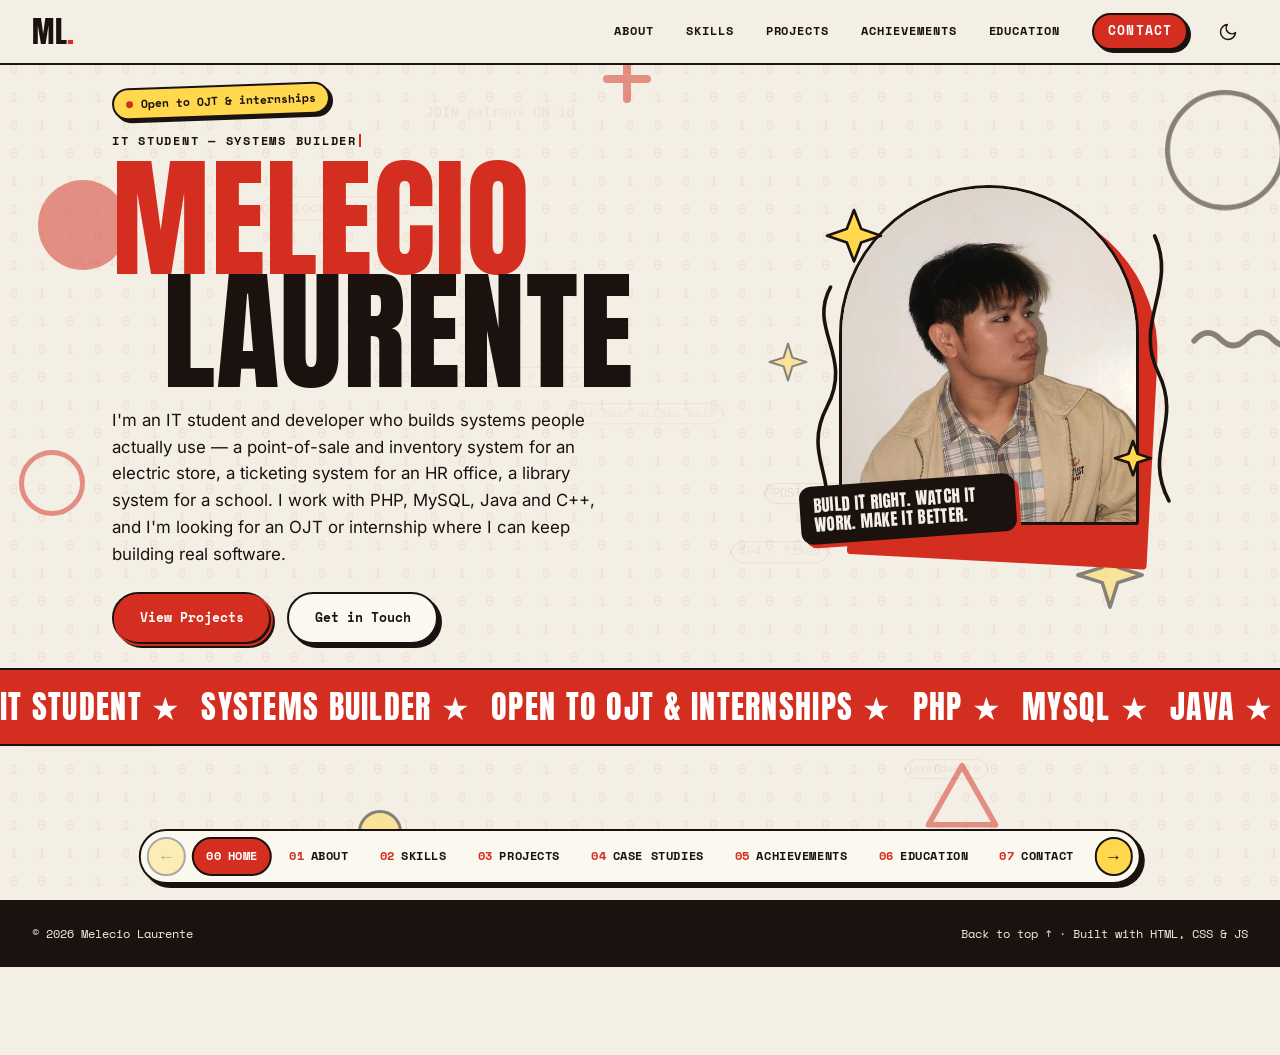
<file: index.html>
<!DOCTYPE html>
<html lang="en">
<head>
<meta charset="UTF-8">
<meta name="viewport" content="width=device-width, initial-scale=1.0">
<title>Melecio Laurente — IT Student & Systems Builder</title>
<meta name="description" content="Melecio Laurente is an IT student building POS, inventory and database systems with PHP and MySQL. Projects and Cisco Networking Academy certifications.">
<link rel="canonical" href="https://24-13012-rgb.github.io/portfolio/">
<meta name="author" content="Melecio Laurente">

<!-- Link preview (Messenger, Facebook, LinkedIn, X) -->
<meta property="og:type" content="website">
<meta property="og:title" content="Melecio Laurente — IT Student & Systems Builder">
<meta property="og:description" content="POS, inventory and database systems for real operations. Projects and Cisco Networking Academy certifications.">
<meta property="og:url" content="https://24-13012-rgb.github.io/portfolio/">
<meta property="og:image" content="https://24-13012-rgb.github.io/portfolio/assets/og-image.png">
<meta property="og:image:width" content="1200">
<meta property="og:image:height" content="630">
<meta property="og:image:alt" content="Melecio Laurente, IT student and systems builder">
<meta name="twitter:card" content="summary_large_image">
<meta name="twitter:title" content="Melecio Laurente — IT Student & Systems Builder">
<meta name="twitter:description" content="POS, inventory and database systems for real operations.">
<meta name="twitter:image" content="https://24-13012-rgb.github.io/portfolio/assets/og-image.png">

<meta name="theme-color" content="#D42E20">
<link rel="icon" type="image/svg+xml" href="assets/favicon.svg">

<!-- Runs before the page paints so there is no light/dark flash -->
<script>
(function () {
  var root = document.documentElement;
  root.classList.add('js', 'deck-pending');
  // Failsafe: never leave the page hidden if the slide script does not load
  setTimeout(function () { root.classList.remove('deck-pending'); }, 3000);
  var theme = null;
  try { theme = localStorage.getItem('theme'); } catch (e) {}
  if (theme !== 'dark' && theme !== 'light') {
    theme = window.matchMedia && window.matchMedia('(prefers-color-scheme: dark)').matches ? 'dark' : 'light';
  }
  root.setAttribute('data-theme', theme);
})();
</script>

<link rel="preload" href="assets/fonts/anton-latin-400-normal.woff2" as="font" type="font/woff2" crossorigin>
<link rel="preload" href="assets/fonts/space-mono-latin-700-normal.woff2" as="font" type="font/woff2" crossorigin>
<link rel="preload" href="assets/fonts/space-mono-latin-400-normal.woff2" as="font" type="font/woff2" crossorigin>
<link rel="preload" href="assets/fonts/inter-latin-400-normal.woff2" as="font" type="font/woff2" crossorigin>

<link rel="stylesheet" href="css/style.css?v=20261114">
<link rel="stylesheet" href="css/additions.css?v=20261114">
<link rel="stylesheet" href="css/theme.css?v=20261114">
<link rel="stylesheet" href="css/deck.css?v=20261114">
<link rel="stylesheet" href="css/motion.css?v=20261114">
<link rel="stylesheet" href="css/features.css?v=20261114">

<script type="application/ld+json">
{
  "@context": "https://schema.org",
  "@type": "Person",
  "name": "Melecio Laurente",
  "jobTitle": "IT Student",
  "url": "https://24-13012-rgb.github.io/portfolio/",
  "sameAs": ["https://github.com/24-13012-rgb"],
  "knowsAbout": ["PHP", "MySQL", "Python", "Java", "C", "C++", "System design", "Database design"]
}
</script>
</head>
<body>
<canvas id="bgFx" class="bg-fx" aria-hidden="true"></canvas>
<canvas id="bgFloat" class="bg-fx" aria-hidden="true"></canvas>
<div class="bg-shapes" aria-hidden="true"><div class="bg-shapes__layer bg-shapes__layer--far"><span class="shape shape--dot shape--1"></span><span class="shape shape--star shape--3"></span><span class="shape shape--plus shape--5"></span><span class="shape shape--dot-y shape--7"></span><span class="shape shape--star shape--9"></span><span class="shape shape--squig shape--10"></span></div><div class="bg-shapes__layer bg-shapes__layer--near"><span class="shape shape--ring shape--2"></span><span class="shape shape--squig shape--4"></span><span class="shape shape--tri shape--6"></span><span class="shape shape--ring-r shape--8"></span></div></div>

<a href="#main" class="skip-link">Skip to content</a>

<!-- NAV -->
<div class="scroll-progress" id="scrollProgress" aria-hidden="true"></div>
<header class="nav" id="top">
  <a href="#top" class="nav__mark" aria-label="Melecio Laurente, back to top">ML<span class="nav__mark-dot">.</span></a>
  <nav class="nav__links" id="navLinks" aria-label="Main">
    <a href="#about">About</a>
    <a href="#skills">Skills</a>
    <a href="#projects">Projects</a>
    <a href="#achievements">Achievements</a>
    <a href="#education">Education</a>
    <a href="#contact" class="nav__cta">Contact</a>
  </nav>
  <div class="nav__actions">
    <button type="button" class="icon-btn theme-toggle" id="themeToggle" aria-label="Switch to dark mode" title="Switch theme">
      <svg class="icon-moon" viewBox="0 0 24 24" fill="none" stroke="currentColor" stroke-width="1.8" stroke-linecap="round" stroke-linejoin="round" aria-hidden="true"><path d="M21 12.8A9 9 0 1 1 11.2 3a7 7 0 0 0 9.8 9.8z"/></svg>
      <svg class="icon-sun" viewBox="0 0 24 24" fill="none" stroke="currentColor" stroke-width="1.8" stroke-linecap="round" stroke-linejoin="round" aria-hidden="true"><circle cx="12" cy="12" r="4"/><path d="M12 2v2M12 20v2M4.9 4.9l1.4 1.4M17.7 17.7l1.4 1.4M2 12h2M20 12h2M4.9 19.1l1.4-1.4M17.7 6.3l1.4-1.4"/></svg>
    </button>
    <button type="button" class="icon-btn nav__toggle" id="navToggle" aria-label="Open menu" aria-expanded="false" aria-controls="navLinks">
      <span></span><span></span><span></span>
    </button>
  </div>
</header>

<main id="main">

  <!-- HERO (slide 1) -->
  <div id="home" class="slide is-active">
  <section class="hero">
    <div class="hero__text reveal">
      <p class="status-pill">Open to OJT &amp; internships</p>
      <p class="eyebrow">IT STUDENT — <span id="typed" data-words="SYSTEMS BUILDER|PHP DEVELOPER|DATABASE DESIGNER|PROBLEM SOLVER">SYSTEMS BUILDER</span><span class="typed-caret" aria-hidden="true"></span></p>
      <h1 class="hero__name"><span>Melecio</span><br><span>Laurente</span></h1>
      <p class="hero__tagline">
        I'm an IT student and developer who builds systems people actually use
        &mdash; a point-of-sale and inventory system for an electric store, a
        ticketing system for an HR office, a library system for a school.
        I work with PHP, MySQL, Java and C++, and I'm looking for an OJT or
        internship where I can keep building real software.
      </p>
      <div class="hero__actions">
        <a href="#projects" class="btn btn--primary">View Projects</a>
        <a href="https://mail.google.com/mail/?view=cm&fs=1&to=24-13012@lcctanauan.edu.ph" target="_blank" rel="noopener" class="btn btn--ghost">Get in Touch</a>
      </div>
    </div>

    <div class="hero__visual reveal">
      <!-- Put your photo at assets/profile.jpg (exact filename). Until then, assets/placeholder.svg is shown. -->
      <img src="assets/profile.jpg" alt="Portrait of Melecio Laurente" class="hero__photo" width="320" height="320"
           onerror="this.onerror=null; this.src='assets/placeholder.svg';">
      <p class="hero__goal">Build it right. Watch it work. Make it better.</p>
    </div>
  </section>


  <!-- Scrolling strip (decorative, repeats words from this page) -->
  <div class="marquee" aria-hidden="true"><div class="marquee__track"><span>IT Student ★</span><span>Systems Builder ★</span><span>Open to OJT &amp; internships ★</span><span>PHP ★</span><span>MySQL ★</span><span>Java ★</span><span>C++ ★</span><span>IT Student ★</span><span>Systems Builder ★</span><span>Open to OJT &amp; internships ★</span><span>PHP ★</span><span>MySQL ★</span><span>Java ★</span><span>C++ ★</span></div></div>
  </div>

  <!-- ABOUT -->
  <section id="about" class="slide section">
    <p class="eyebrow reveal">01 — ABOUT</p>
    <div class="about reveal">
      <h2 class="section__title">Turning everyday operations<br>into working software.</h2>
      <p class="about__body">
        I'm Melecio Laurente, an Information Technology student who learns by
        building. I like systems I can actually watch work &mdash; a sale going
        through, stock counting itself down, a request moving from open to
        resolved. I care about clean interfaces, but I care more about logic
        that doesn't break under real use.
      </p>
      <p class="about__body">
        So far I've built ElectroPOS, a point-of-sale and inventory system for
        an electric store; an HR Ticket System that tracks employment, payroll
        and leave requests; a School Library System covering circulation,
        reservations and reports; and Connect4, a game that runs on both mobile
        and PC. Alongside that, I've earned Cisco Networking Academy badges in
        networking and HTML.
      </p>
      <p class="about__body">
        I'm looking for an on-the-job training or internship placement where I
        can keep building real systems and learn from a team that ships them.
      </p>
          <aside class="facts" aria-label="Quick facts">
        <p class="facts__title">Quick facts</p>
        <dl>
          <div><dt>Based in</dt><dd>Batangas, Philippines</dd></div>
          <div><dt>Studying</dt><dd>BSIT, La Consolacion College Tanauan</dd></div>
          <div><dt>Favourite tools</dt><dd>PHP, MySQL, Java, C++</dd></div>
          <div><dt>Open to</dt><dd>OJT &amp; internships</dd></div>
        </dl>
      </aside>
    </div>

    <div class="how reveal">
      <h3 class="how__title">How I work</h3>
      <ol class="steps">
        <li class="step"><span class="step__num">1</span><strong>Talk to the user</strong><span>Find out what the office or store really needs.</span></li>
        <li class="step"><span class="step__num">2</span><strong>Design the database</strong><span>Plan the tables so records stay accurate.</span></li>
        <li class="step"><span class="step__num">3</span><strong>Build the features</strong><span>Code the screens and logic that people use every day.</span></li>
        <li class="step"><span class="step__num">4</span><strong>Test and report</strong><span>Check it works, then generate the reports people need.</span></li>
      </ol>
    </div>

  </section>

  <!-- SKILLS -->
  <section id="skills" class="slide section">
    <p class="eyebrow reveal">02 — SKILLS</p>
    <h2 class="section__title reveal">Stock on hand.</h2>
    <ul class="skills reveal" aria-label="Skills">
      <li class="skill-tag"><span class="skill-tag__sku">SKU-01</span>System Design<span class="skill-tag__meter" data-level="2" role="img" aria-label="Level: Comfortable"><i></i><i></i><i></i></span></li>
      <li class="skill-tag"><span class="skill-tag__sku">SKU-02</span>Database Design<span class="skill-tag__meter" data-level="3" role="img" aria-label="Level: Strong"><i></i><i></i><i></i></span></li>
      <li class="skill-tag"><span class="skill-tag__sku">SKU-03</span>Problem Solving<span class="skill-tag__meter" data-level="3" role="img" aria-label="Level: Strong"><i></i><i></i><i></i></span></li>
      <li class="skill-tag"><span class="skill-tag__sku">SKU-04</span>PHP<span class="skill-tag__meter" data-level="3" role="img" aria-label="Level: Strong"><i></i><i></i><i></i></span></li>
      <li class="skill-tag"><span class="skill-tag__sku">SKU-05</span>C<span class="skill-tag__meter" data-level="2" role="img" aria-label="Level: Comfortable"><i></i><i></i><i></i></span></li>
      <li class="skill-tag"><span class="skill-tag__sku">SKU-06</span>C++<span class="skill-tag__meter" data-level="2" role="img" aria-label="Level: Comfortable"><i></i><i></i><i></i></span></li>
      <li class="skill-tag"><span class="skill-tag__sku">SKU-07</span>MySQL<span class="skill-tag__meter" data-level="3" role="img" aria-label="Level: Strong"><i></i><i></i><i></i></span></li>
      <li class="skill-tag"><span class="skill-tag__sku">SKU-08</span>Python<span class="skill-tag__meter" data-level="1" role="img" aria-label="Level: Learning"><i></i><i></i><i></i></span></li>
      <li class="skill-tag"><span class="skill-tag__sku">SKU-09</span>Java<span class="skill-tag__meter" data-level="2" role="img" aria-label="Level: Comfortable"><i></i><i></i><i></i></span></li>
      <li class="skill-tag"><span class="skill-tag__sku">SKU-10</span>HTML<span class="skill-tag__meter" data-level="3" role="img" aria-label="Level: Strong"><i></i><i></i><i></i></span></li>
    </ul>
    <p class="skills__legend reveal">Bars show my level: <span><i class="lv lv1"></i> learning</span> <span><i class="lv lv2"></i> comfortable</span> <span><i class="lv lv3"></i> strong</span></p>
  </section>

  <!-- PROJECTS
       To add a project: copy one whole <article class="project reveal"> ... </article>
       block below, paste it under the last one, and change the text. -->
  <section id="projects" class="slide section">
    <p class="eyebrow reveal">03 — PROJECTS</p>
    <h2 class="section__title reveal">Projects I've made.</h2>

    <div class="filters reveal" role="group" aria-label="Filter projects">
      <button type="button" class="chip is-active" data-filter="all" aria-pressed="true">All</button>
      <button type="button" class="chip" data-filter="system" aria-pressed="false">Business systems</button>
      <button type="button" class="chip" data-filter="game" aria-pressed="false">Games</button>
    </div>
    <div class="projects">
      <article class="project reveal" data-type="system">
        <div class="project__head">
          <h3>ElectroPOS</h3>
          <span class="tag">FEATURED</span>
        </div>
        <p class="project__sub">POS and Inventory System for an Electric Store</p>
        <div class="project__preview">
          <button type="button" class="show-project" data-open-group="electropos" aria-label="Show the project: ElectroPOS (7 slides)">
            <img src="assets/projects/thumbs/electropos-02-dashboard.webp" alt="" width="720" height="450" loading="lazy" decoding="async">
            <span class="show-project__label"><span class="show-project__play" aria-hidden="true">&#9654;</span> Show the project <small>7 slides</small></span>
          </button>
        </div>
        <div class="project__slides" hidden>
          <span data-group="electropos" data-src="assets/projects/electropos-01-login.jpg" data-title="ElectroPOS: Secure staff login" data-alt="ElectroPOS screenshot: Secure staff login" data-desc="Staff log in with a username and password, with a forgot-password option."></span>
          <span data-group="electropos" data-src="assets/projects/electropos-02-dashboard.jpg" data-title="ElectroPOS: Dashboard: sales today, weekly and monthly totals, best sellers" data-alt="ElectroPOS screenshot: Dashboard: sales today, weekly and monthly totals, best sellers" data-desc="Today&#x27;s orders and sales, weekly and monthly sales, low-stock count, best sellers and average order value, with daily, weekly and monthly views."></span>
          <span data-group="electropos" data-src="assets/projects/electropos-03-pos.jpg" data-title="ElectroPOS: Point of Sale: build an order with discount and tax" data-alt="ElectroPOS screenshot: Point of Sale: build an order with discount and tax" data-desc="Staff search or sort products, add them to the current order, apply a percent or peso discount, and charge the total with 10% tax. Low-stock items are flagged."></span>
          <span data-group="electropos" data-src="assets/projects/electropos-04-inventory.jpg" data-title="ElectroPOS: Inventory: stock levels with critical and low-stock alerts" data-alt="ElectroPOS screenshot: Inventory: stock levels with critical and low-stock alerts" data-desc="Manage products and stock, with critical and low stock highlighted. Staff can add or remove stock, edit or delete a product, and search or sort."></span>
          <span data-group="electropos" data-src="assets/projects/electropos-05-admin.jpg" data-title="ElectroPOS: Admin panel: staff approvals and accounts" data-alt="ElectroPOS screenshot: Admin panel: staff approvals and accounts" data-desc="Admins approve new accounts, manage staff roles, and change store settings and passwords."></span>
          <span data-group="electropos" data-src="assets/projects/electropos-06-history.jpg" data-title="ElectroPOS: Activity history: full audit log of system events" data-alt="ElectroPOS screenshot: Activity history: full audit log of system events" data-desc="A full audit log of orders, product changes, user changes and logins, filterable by user, date and category. It can be exported to CSV."></span>
          <span data-group="electropos" data-src="assets/projects/electropos-07-report.jpg" data-title="ElectroPOS: History report: daily, weekly or monthly PDF" data-alt="ElectroPOS screenshot: History report: daily, weekly or monthly PDF" data-desc="Generates a PDF audit report for a day, week or month, with an executive summary, order activity, product changes, login events and the full activity log."></span>
        </div>
        <div class="did">
          <p class="did__label">WHAT I DID</p>
          <dl>
            <div><dt>Problem</dt><dd>An electric store needed one place to record sales and keep track of stock.</dd></div>
            <div><dt>What I built</dt><dd>A point-of-sale with discounts and 10% tax, an inventory page with low-stock alerts, an admin panel, and an audit log with PDF reports.</dd></div>
            <div><dt>Result</dt><dd>Stock counts stay accurate and there is less manual record-keeping.</dd></div>
          </dl>
        </div>
        <ul class="project__list">
          <li>Developed a point-of-sale and inventory system for an electric store to handle sales transactions and stock monitoring.</li>
          <li>Built inventory tracking features to keep product quantities accurate and reduce manual record-keeping.</li>
        </ul>
        <p class="project__case"><a class="link" href="#casestudy" data-case="electropos">Read the case study &rarr;</a></p>
        <div class="project__meta">
          <div class="project__meta-row"><span>ROLE</span><i></i><span>Developer</span></div>
        </div>
      </article>
      <article class="project reveal" data-type="system">
        <div class="project__head">
          <h3>HR Ticket System</h3>
        </div>
        <p class="project__sub">Employment records, payroll, leave and staff requests</p>
        <div class="project__preview">
          <button type="button" class="show-project" data-open-group="hr" aria-label="Show the project: HR Ticket System (15 slides)">
            <img src="assets/projects/thumbs/hr-01-login.webp" alt="" width="720" height="430" loading="lazy" decoding="async">
            <span class="show-project__label"><span class="show-project__play" aria-hidden="true">&#9654;</span> Show the project <small>15 slides</small></span>
          </button>
        </div>
        <div class="project__slides" hidden>
          <span data-group="hr" data-src="assets/projects/hr-01-login.jpg" data-title="HR Ticket System: Sign in with your school email" data-alt="HR Ticket System screenshot: Sign in with your school email" data-desc="Staff and teachers sign in with their school email and are taken to the right place automatically."></span>
          <span data-group="hr" data-src="assets/projects/hr-02-teacher-home.jpg" data-title="HR Ticket System: Teacher home: leave balances and my tickets" data-alt="HR Ticket System screenshot: Teacher home: leave balances and my tickets" data-desc="A teacher&#x27;s home screen shows leave days left for each leave type and a list of their tickets with priority, status and due date."></span>
          <span data-group="hr" data-src="assets/projects/hr-03-new-ticket.jpg" data-title="HR Ticket System: New ticket: categories and leave request form" data-alt="HR Ticket System screenshot: New ticket: categories and leave request form" data-desc="Requesters pick a category such as leave, payroll or benefits. The leave form counts the days asked for and warns when it is more than their balance, which then needs HR Head approval."></span>
          <span data-group="hr" data-src="assets/projects/hr-04-teacher-ticket.jpg" data-title="HR Ticket System: Ticket conversation as the requester" data-alt="HR Ticket System screenshot: Ticket conversation as the requester" data-desc="Each ticket is a conversation between the requester and HR. The requester can reply, see the due date and cancel the ticket."></span>
          <span data-group="hr" data-src="assets/projects/hr-05-notifications.jpg" data-title="HR Ticket System: Notifications on ticket updates" data-alt="HR Ticket System screenshot: Notifications on ticket updates" data-desc="Requesters are notified when HR replies, when a ticket changes status, and when their leave balance is adjusted."></span>
          <span data-group="hr" data-src="assets/projects/hr-06-help-center.jpg" data-title="HR Ticket System: Help center with common questions" data-alt="HR Ticket System screenshot: Help center with common questions" data-desc="A searchable help center answers common questions about leave, payroll, employment records and complaints."></span>
          <span data-group="hr" data-src="assets/projects/hr-07-overview.jpg" data-title="HR Ticket System: HR ticket overview with status filters" data-alt="HR Ticket System screenshot: HR ticket overview with status filters" data-desc="HR sees every ticket in one place, with counts by status, filter tabs, search, priority, assignee and due date."></span>
          <span data-group="hr" data-src="assets/projects/hr-08-overview-dark.jpg" data-title="HR Ticket System: Ticket overview in dark mode" data-alt="HR Ticket System screenshot: Ticket overview in dark mode" data-desc="The same overview in dark mode. Users can switch between Light, Dark and Auto."></span>
          <span data-group="hr" data-src="assets/projects/hr-09-overdue.jpg" data-title="HR Ticket System: Overdue tickets view" data-alt="HR Ticket System screenshot: Overdue tickets view" data-desc="A view of overdue tickets, with late due dates in red so HR knows what to handle first."></span>
          <span data-group="hr" data-src="assets/projects/hr-10-ticket-internal.jpg" data-title="HR Ticket System: HR ticket with internal notes and status actions" data-alt="HR Ticket System screenshot: HR ticket with internal notes and status actions" data-desc="HR can reply to the requester or add an internal note hidden from them, assign the ticket, change its status, or escalate it to the HR Head."></span>
          <span data-group="hr" data-src="assets/projects/hr-11-ticket-leave.jpg" data-title="HR Ticket System: Leave ticket flagged for HR Head approval" data-alt="HR Ticket System screenshot: Leave ticket flagged for HR Head approval" data-desc="A leave request over the person&#x27;s balance is flagged and needs HR Head approval, who can then approve or reject it."></span>
          <span data-group="hr" data-src="assets/projects/hr-12-leave-balances.jpg" data-title="HR Ticket System: Leave balances and adjustment history" data-alt="HR Ticket System screenshot: Leave balances and adjustment history" data-desc="Shows leave days left for each person and lets HR adjust a balance with a reason. Every adjustment is kept in a history."></span>
          <span data-group="hr" data-src="assets/projects/hr-13-reports.jpg" data-title="HR Ticket System: Reports: volumes, categories and response times" data-alt="HR Ticket System screenshot: Reports: volumes, categories and response times" data-desc="Tickets received, solved and overdue, average first reply and time to finish, on-time rate, a chart per day, and breakdowns by category, priority and status. Exports to CSV."></span>
          <span data-group="hr" data-src="assets/projects/hr-14-team.jpg" data-title="HR Ticket System: Team and users management" data-alt="HR Ticket System screenshot: Team and users management" data-desc="Admins add and deactivate staff and teachers, and set each person&#x27;s role and department."></span>
          <span data-group="hr" data-src="assets/projects/hr-15-audit-log.jpg" data-title="HR Ticket System: Audit log of sign-ins and changes" data-alt="HR Ticket System screenshot: Audit log of sign-ins and changes" data-desc="A record of sign-ins, ticket changes, assignments, leave balance changes and account changes, filterable by action, date and search."></span>
        </div>
        <div class="did">
          <p class="did__label">WHAT I DID</p>
          <dl>
            <div><dt>Problem</dt><dd>HR requests on leave, payroll concerns, benefits and records needed one place to be sent and followed up.</dd></div>
            <div><dt>What I built</dt><dd>A ticket system to submit, assign and resolve requests, with leave balances, reports and an audit log.</dd></div>
            <div><dt>Result</dt><dd>HR can submit, track and resolve concerns in one place.</dd></div>
          </dl>
        </div>
        <ul class="project__list">
          <li>Built a system for the HR office to manage employment records, payroll concerns, leave applications, benefits, and faculty and staff requests.</li>
          <li>Organized requests as tickets so HR can submit, track, and resolve concerns in one place.</li>
        </ul>
        <p class="project__case"><a class="link" href="#casestudy" data-case="hr">Read the case study &rarr;</a></p>
        <div class="project__meta">
          <div class="project__meta-row"><span>ROLE</span><i></i><span>Developer</span></div>
        </div>
      </article>
      <article class="project reveal" data-type="system">
        <div class="project__head">
          <h3>School Library System</h3>
        </div>
        <p class="project__sub">Circulation, patrons, reservations and reports</p>
                <div class="project__preview">
          <button type="button" class="show-project" data-open-group="library" aria-label="Show the project: School Library System (12 slides)">
            <img src="assets/projects/thumbs/library-01-dashboard.webp" alt="" width="480" height="236" loading="lazy" decoding="async">
            <span class="show-project__label"><span class="show-project__play" aria-hidden="true">&#9654;</span> Show the project <small>12 slides</small></span>
          </button>
        </div>
        <div class="project__slides" hidden>
          <span data-group="library" data-src="assets/projects/library-01-dashboard.jpg" data-title="School Library System: Dashboard with modules and live stats" data-alt="School Library System screenshot: Dashboard with modules and live stats" data-desc="The home screen shows active loans, visitors today, reserved books and the 17,830 titles in the catalog, with quick links to every module."></span>
          <span data-group="library" data-src="assets/projects/library-02-attendance-log.jpg" data-title="School Library System: Check in/out and live activity log" data-alt="School Library System screenshot: Check in/out and live activity log" data-desc="Staff check patrons in and out by ID number or guest name, and a live activity log records borrowing and attendance as they happen."></span>
          <span data-group="library" data-src="assets/projects/library-03-catalog.jpg" data-title="School Library System: Catalog search with item status" data-alt="School Library System screenshot: Catalog search with item status" data-desc="Search 17,830 items by title, author, call number or ISBN, and filter by location, status and type. Borrow or return an item from the list, or export to CSV."></span>
          <span data-group="library" data-src="assets/projects/library-04-circulation.jpg" data-title="School Library System: Circulation desk: check out, return, renew" data-alt="School Library System screenshot: Circulation desk: check out, return, renew" data-desc="The circulation desk handles check out, return and renew by scanning a patron ID and an accession number. The latest activity is listed below."></span>
          <span data-group="library" data-src="assets/projects/library-05-attendance.jpg" data-title="School Library System: Attendance: daily visitor log" data-alt="School Library System screenshot: Attendance: daily visitor log" data-desc="A daily visitor log with visits today, people inside now, different patrons and visits in the last 7 days. It can be exported to CSV."></span>
          <span data-group="library" data-src="assets/projects/library-06-acquisition.jpg" data-title="School Library System: Acquisition: orders and purchases" data-alt="School Library System screenshot: Acquisition: orders and purchases" data-desc="Tracks orders and purchases of new materials: 9,536 records with department, dealer, quantity, price, status and total value."></span>
          <span data-group="library" data-src="assets/projects/library-07-inventory.jpg" data-title="School Library System: Inventory: shelf audit by location" data-alt="School Library System screenshot: Inventory: shelf audit by location" data-desc="A shelf audit by location. It shows how many items should be on each shelf, how many were verified by scanning, and how many are marked lost."></span>
          <span data-group="library" data-src="assets/projects/library-08-files.jpg" data-title="School Library System: Files: upload and search documents" data-alt="School Library System screenshot: Files: upload and search documents" data-desc="Upload and search digital publications, records and archival documents such as PDF, Word, Excel, PowerPoint, text, CSV and images."></span>
          <span data-group="library" data-src="assets/projects/library-09-reports.jpg" data-title="School Library System: Reports: circulation summaries" data-alt="School Library System screenshot: Reports: circulation summaries" data-desc="Reports for any date range show checkouts, returns, fines and payments, plus checkouts by patron type and Dewey subject class. They can be printed or exported."></span>
          <span data-group="library" data-src="assets/projects/library-10-serials.jpg" data-title="School Library System: Serials: periodicals and subscriptions" data-alt="School Library System screenshot: Serials: periodicals and subscriptions" data-desc="Manages periodicals and subscriptions with vendor, frequency and issues received, and warns when a subscription is ending."></span>
          <span data-group="library" data-src="assets/projects/library-11-reservation.jpg" data-title="School Library System: Reservation: reserve books" data-alt="School Library System screenshot: Reservation: reserve books" data-desc="Reserve a book with a patron ID and an accession number. Available items go to the reserve shelf, and items on loan join a queue."></span>
          <span data-group="library" data-src="assets/projects/library-12-utilities.jpg" data-title="School Library System: Utilities: library rules and settings" data-alt="School Library System screenshot: Utilities: library rules and settings" data-desc="Library settings: reserve shelf days, renewals allowed, closed days, blocking borrowing while items are overdue, and borrowing rules for each patron type."></span>
        </div>
        <div class="did">
          <p class="did__label">WHAT I DID</p>
          <dl>
            <div><dt>Problem</dt><dd>A school library needed to manage borrowing, patrons, rooms and equipment.</dd></div>
            <div><dt>What I built</dt><dd>Circulation (borrow, return, renew), patron records and overdue lists, plus attendance, acquisition, inventory, serials and reservation modules.</dd></div>
            <div><dt>Result</dt><dd>Staff run the library from one system and print reports or save them to Excel.</dd></div>
          </dl>
        </div>
        <ul class="project__list">
          <li>Developed a library management system covering circulation (borrow, return, renew), patron records, and overdue lists.</li>
          <li>Added attendance, acquisition, inventory, file storage, serials, and reservation modules for books, rooms, and equipment.</li>
          <li>Built reports that can be printed or saved to Excel, plus utilities for settings, staff accounts, and an activity log.</li>
        </ul>
        <p class="project__case"><a class="link" href="#casestudy" data-case="library">Read the case study &rarr;</a></p>
        <div class="project__meta">
          <div class="project__meta-row"><span>ROLE</span><i></i><span>Developer</span></div>
        </div>
      </article>
      <article class="project reveal" data-type="game">
        <div class="project__head">
          <h3>Connect4</h3>
        </div>
        <p class="project__sub">Cross-platform game app</p>
                <div class="project__preview">
          <button type="button" class="show-project" data-open-group="connect4" aria-label="Show the project: Connect4 (3 slides)">
            <img src="assets/projects/thumbs/connect4-1-start.webp" alt="" width="640" height="316" loading="lazy" decoding="async">
            <span class="show-project__label"><span class="show-project__play" aria-hidden="true">&#9654;</span> Show the project <small>3 slides</small></span>
          </button>
        </div>
        <div class="project__slides" hidden>
          <span data-group="connect4" data-src="assets/projects/connect4-1-start.jpg" data-title="Connect4: Start screen: enter your name and pick a color" data-alt="Connect4 screenshot: Start screen: enter your name and pick a color" data-desc="Players enter their name and pick one of ten colors, then create a game."></span>
          <span data-group="connect4" data-src="assets/projects/connect4-2-share.jpg" data-title="Connect4: Share the join link or scan the QR code" data-alt="Connect4 screenshot: Share the join link or scan the QR code" data-desc="A friend joins by scanning the QR code or opening the link, which can be copied in one click."></span>
          <span data-group="connect4" data-src="assets/projects/connect4-3-board.jpg" data-title="Connect4: Game board with scores and controls" data-alt="Connect4 screenshot: Game board with scores and controls" data-desc="The game board with each player&#x27;s score, plus New Round, Reset Scores, New Players and View Records. Click a column or press the key above it (Q W E R T Y U) to drop a disc."></span>
        </div>
        <div class="did">
          <p class="did__label">WHAT I DID</p>
          <dl>
            <div><dt>Problem</dt><dd>I wanted a quick game two friends could play on any device.</dd></div>
            <div><dt>What I built</dt><dd>A Connect4 game with scores, rounds, player names and records, playable by click or keyboard on mobile and PC.</dd></div>
            <div><dt>Result</dt><dd>A working game that plays the same on a phone or a computer.</dd></div>
          </dl>
        </div>
        <ul class="project__list">
          <li>Created a Connect4 game app playable on both mobile and PC, allowing players to compete against a friend.</li>
          <li>Designed game logic and a simple, responsive interface that works across devices.</li>
        </ul>
        <p class="project__case"><a class="link" href="#casestudy" data-case="connect4">Read the case study &rarr;</a></p>
        <div class="project__meta">
          <div class="project__meta-row"><span>ROLE</span><i></i><span>Developer</span></div>
        </div>
      </article>
    </div>
  </section>

  <!-- ACHIEVEMENTS
       Cards use small WebP thumbnails; the full-size PNG loads only when a badge is opened. -->
  <!-- CASE STUDIES: one panel per project; the chips switch between them -->
  <section id="casestudy" class="slide section">
    <p class="eyebrow reveal">04 — CASE STUDIES</p>
    <h2 class="section__title reveal">Start to finish.</h2>
    <div class="case__tabs reveal" role="tablist" aria-label="Choose a project">
      <button type="button" class="chip is-active" role="tab" id="tab-electropos" aria-controls="case-electropos" aria-selected="true" tabindex="0" data-case-tab="electropos">ElectroPOS</button><button type="button" class="chip" role="tab" id="tab-hr" aria-controls="case-hr" aria-selected="false" tabindex="-1" data-case-tab="hr">HR Ticket System</button><button type="button" class="chip" role="tab" id="tab-library" aria-controls="case-library" aria-selected="false" tabindex="-1" data-case-tab="library">School Library System</button><button type="button" class="chip" role="tab" id="tab-connect4" aria-controls="case-connect4" aria-selected="false" tabindex="-1" data-case-tab="connect4">Connect4</button>
    </div>
    <div class="case-panel" id="case-electropos" role="tabpanel" aria-labelledby="tab-electropos">
      <div class="case__grid">
        <article class="case__card">
          <p class="case__label">THE PROBLEM</p>
          <p>An electric store needed one system to record every sale and keep track of stock, instead of manual record-keeping.</p>
        </article>
        <article class="case__card case__card--built">
          <p class="case__label">WHAT I BUILT</p>
          <ul>
          <li>A point of sale: search products, apply a percent or peso discount, charge with 10% tax.</li>
          <li>Inventory with critical and low-stock alerts.</li>
          <li>A dashboard with daily, weekly and monthly sales and best sellers.</li>
          <li>An admin panel, an audit log and PDF reports.</li>
          </ul>
        </article>
        <article class="case__card case__card--result">
          <p class="case__label">THE RESULT</p>
          <p>Stock counts stay accurate, manual record-keeping is reduced, and sales and stock can be seen at a glance.</p>
        </article>
      </div>
      <p class="case__role">My part: I handled the whole process &mdash; understanding what the store needed, designing the database, building the features and generating the reports.</p>
      <div class="case__shots">
        <button type="button" class="case__shot" data-open-group="electropos" data-open-index="2" aria-label="Open slide: Point of Sale">
          <img src="assets/projects/thumbs/electropos-03-pos.webp" alt="" width="720" height="450" loading="lazy" decoding="async">
          <span>Point of Sale</span>
        </button>
        <button type="button" class="case__shot" data-open-group="electropos" data-open-index="3" aria-label="Open slide: Inventory">
          <img src="assets/projects/thumbs/electropos-04-inventory.webp" alt="" width="720" height="450" loading="lazy" decoding="async">
          <span>Inventory</span>
        </button>
        <button type="button" class="case__shot" data-open-group="electropos" data-open-index="1" aria-label="Open slide: Dashboard">
          <img src="assets/projects/thumbs/electropos-02-dashboard.webp" alt="" width="720" height="450" loading="lazy" decoding="async">
          <span>Dashboard</span>
        </button>
        <button type="button" class="case__shot case__shot--all" data-open-group="electropos" aria-label="Show all 7 slides">
          <strong>&#9654; Show the project</strong>
          <span>All 7 slides</span>
        </button>
      </div>
    </div>
    <div class="case-panel" id="case-hr" role="tabpanel" aria-labelledby="tab-hr" hidden>
      <div class="case__grid">
        <article class="case__card">
          <p class="case__label">THE PROBLEM</p>
          <p>Staff and teachers needed one place to send HR their leave, payroll, benefits and employment-record requests, and HR needed one place to follow them up.</p>
        </article>
        <article class="case__card case__card--built">
          <p class="case__label">WHAT I BUILT</p>
          <ul>
          <li>Requesters pick a category and send a ticket. The leave form counts the days and warns when it is over their balance, which then needs HR Head approval.</li>
          <li>Each ticket is a conversation with a due date, priority, status and notifications.</li>
          <li>An HR overview with status filters, internal notes, assignment and an overdue view.</li>
          <li>Leave balances with adjustment history, reports with CSV export, team management and an audit log.</li>
          </ul>
        </article>
        <article class="case__card case__card--result">
          <p class="case__label">THE RESULT</p>
          <p>HR can submit, track and resolve concerns in one place, and late tickets show in red so the most urgent are handled first.</p>
        </article>
      </div>
      <p class="case__role">My part: I was the developer. I built the ticket and leave flow, the reports and the audit log.</p>
      <div class="case__shots">
        <button type="button" class="case__shot" data-open-group="hr" data-open-index="2" aria-label="Open slide: New ticket">
          <img src="assets/projects/thumbs/hr-03-new-ticket.webp" alt="" width="720" height="450" loading="lazy" decoding="async">
          <span>New ticket</span>
        </button>
        <button type="button" class="case__shot" data-open-group="hr" data-open-index="6" aria-label="Open slide: HR overview">
          <img src="assets/projects/thumbs/hr-07-overview.webp" alt="" width="720" height="450" loading="lazy" decoding="async">
          <span>HR overview</span>
        </button>
        <button type="button" class="case__shot" data-open-group="hr" data-open-index="12" aria-label="Open slide: Reports">
          <img src="assets/projects/thumbs/hr-13-reports.webp" alt="" width="720" height="450" loading="lazy" decoding="async">
          <span>Reports</span>
        </button>
        <button type="button" class="case__shot case__shot--all" data-open-group="hr" aria-label="Show all 15 slides">
          <strong>&#9654; Show the project</strong>
          <span>All 15 slides</span>
        </button>
      </div>
    </div>
    <div class="case-panel" id="case-library" role="tabpanel" aria-labelledby="tab-library" hidden>
      <div class="case__grid">
        <article class="case__card">
          <p class="case__label">THE PROBLEM</p>
          <p>A school library needed to run borrowing, visitor attendance, new orders and shelf checks in one system, for a catalog of thousands of titles.</p>
        </article>
        <article class="case__card case__card--built">
          <p class="case__label">WHAT I BUILT</p>
          <ul>
          <li>A circulation desk to check out, return and renew by scanning a patron ID and an accession number.</li>
          <li>Catalog search by title, author, call number or ISBN, with filters and CSV export.</li>
          <li>Modules for attendance, acquisition, inventory, files, serials and reservations.</li>
          <li>Printable reports and settings for borrowing rules by patron type.</li>
          </ul>
        </article>
        <article class="case__card case__card--result">
          <p class="case__label">THE RESULT</p>
          <p>Staff run circulation, visits, orders and shelf audits from one system, and print reports or export them.</p>
        </article>
      </div>
      <p class="case__role">My part: I was the developer. I built the circulation desk, the modules and the reports.</p>
      <div class="case__shots">
        <button type="button" class="case__shot" data-open-group="library" data-open-index="3" aria-label="Open slide: Circulation">
          <img src="assets/projects/thumbs/library-04-circulation.webp" alt="" width="720" height="450" loading="lazy" decoding="async">
          <span>Circulation</span>
        </button>
        <button type="button" class="case__shot" data-open-group="library" data-open-index="2" aria-label="Open slide: Catalog">
          <img src="assets/projects/thumbs/library-03-catalog.webp" alt="" width="720" height="450" loading="lazy" decoding="async">
          <span>Catalog</span>
        </button>
        <button type="button" class="case__shot" data-open-group="library" data-open-index="8" aria-label="Open slide: Reports">
          <img src="assets/projects/thumbs/library-09-reports.webp" alt="" width="720" height="450" loading="lazy" decoding="async">
          <span>Reports</span>
        </button>
        <button type="button" class="case__shot case__shot--all" data-open-group="library" aria-label="Show all 12 slides">
          <strong>&#9654; Show the project</strong>
          <span>All 12 slides</span>
        </button>
      </div>
    </div>
    <div class="case-panel" id="case-connect4" role="tabpanel" aria-labelledby="tab-connect4" hidden>
      <div class="case__grid">
        <article class="case__card">
          <p class="case__label">THE PROBLEM</p>
          <p>I wanted a quick game two friends could play together on a phone or a computer.</p>
        </article>
        <article class="case__card case__card--built">
          <p class="case__label">WHAT I BUILT</p>
          <ul>
          <li>A start screen to enter your name and pick one of ten colors.</li>
          <li>A share link and QR code so a friend can join.</li>
          <li>A game board with scores, new rounds, reset scores and records.</li>
          <li>Play by clicking a column or pressing the key above it.</li>
          </ul>
        </article>
        <article class="case__card case__card--result">
          <p class="case__label">THE RESULT</p>
          <p>A working two-player game that plays the same on mobile and PC.</p>
        </article>
      </div>
      <p class="case__role">My part: I designed the game logic and a simple, responsive interface.</p>
      <div class="case__shots">
        <button type="button" class="case__shot" data-open-group="connect4" data-open-index="0" aria-label="Open slide: Start screen">
          <img src="assets/projects/thumbs/connect4-1-start.webp" alt="" width="720" height="450" loading="lazy" decoding="async">
          <span>Start screen</span>
        </button>
        <button type="button" class="case__shot" data-open-group="connect4" data-open-index="1" aria-label="Open slide: Share link">
          <img src="assets/projects/thumbs/connect4-2-share.webp" alt="" width="720" height="450" loading="lazy" decoding="async">
          <span>Share link</span>
        </button>
        <button type="button" class="case__shot" data-open-group="connect4" data-open-index="2" aria-label="Open slide: Game board">
          <img src="assets/projects/thumbs/connect4-3-board.webp" alt="" width="720" height="450" loading="lazy" decoding="async">
          <span>Game board</span>
        </button>
        <button type="button" class="case__shot case__shot--all" data-open-group="connect4" aria-label="Show all 3 slides">
          <strong>&#9654; Show the project</strong>
          <span>All 3 slides</span>
        </button>
      </div>
    </div>
  </section>

  <section id="achievements" class="slide section">
    <p class="eyebrow reveal">05 — ACHIEVEMENTS</p>
    <h2 class="section__title reveal">Certified &amp; verified.</h2>
    <!-- To add a school award or certificate: copy one <button class="achievement-card"> below, change the image, title and data-* texts
         (keep data-group="badges" so it joins the viewer). -->
    <div class="achievements reveal">
      <button type="button" class="achievement-card" data-group="badges" data-src="assets/achievements/html-essentials.png" data-title="HTML Essentials" aria-label="View HTML Essentials badge">
        <img src="assets/achievements/thumbs/html-essentials.webp" alt="Cisco Networking Academy: HTML Essentials" width="360" height="360" loading="lazy" decoding="async">
        <span class="achievement-card__title">HTML Essentials</span>
        <span class="achievement-card__hint">Click to view</span>
      </button>
      <button type="button" class="achievement-card" data-group="badges" data-src="assets/achievements/network-technician-career-path.png" data-title="Network Technician Career Path" aria-label="View Network Technician Career Path badge">
        <img src="assets/achievements/thumbs/network-technician-career-path.webp" alt="Cisco Networking Academy: Network Technician Career Path" width="360" height="360" loading="lazy" decoding="async">
        <span class="achievement-card__title">Network Technician Career Path</span>
        <span class="achievement-card__hint">Click to view</span>
      </button>
      <button type="button" class="achievement-card" data-group="badges" data-src="assets/achievements/networking-basics.png" data-title="Networking Basics" aria-label="View Networking Basics badge">
        <img src="assets/achievements/thumbs/networking-basics.webp" alt="Cisco Networking Academy: Networking Basics" width="360" height="360" loading="lazy" decoding="async">
        <span class="achievement-card__title">Networking Basics</span>
        <span class="achievement-card__hint">Click to view</span>
      </button>
      <button type="button" class="achievement-card" data-group="badges" data-src="assets/achievements/network-addressing-and-basic-troubleshooting.png" data-title="Network Addressing and Basic Troubleshooting" aria-label="View Network Addressing and Basic Troubleshooting badge">
        <img src="assets/achievements/thumbs/network-addressing-and-basic-troubleshooting.webp" alt="Cisco Networking Academy: Network Addressing and Basic Troubleshooting" width="360" height="360" loading="lazy" decoding="async">
        <span class="achievement-card__title">Network Addressing and Basic Troubleshooting</span>
        <span class="achievement-card__hint">Click to view</span>
      </button>
      <button type="button" class="achievement-card" data-group="badges" data-src="assets/achievements/networking-devices-and-initial-configuration.png" data-title="Networking Devices and Initial Configuration" aria-label="View Networking Devices and Initial Configuration badge">
        <img src="assets/achievements/thumbs/networking-devices-and-initial-configuration.webp" alt="Cisco Networking Academy: Networking Devices and Initial Configuration" width="360" height="360" loading="lazy" decoding="async">
        <span class="achievement-card__title">Networking Devices and Initial Configuration</span>
        <span class="achievement-card__hint">Click to view</span>
      </button>
      <button type="button" class="achievement-card" data-group="badges" data-src="assets/achievements/network-support-and-security.png" data-title="Network Support and Security" aria-label="View Network Support and Security badge">
        <img src="assets/achievements/thumbs/network-support-and-security.webp" alt="Cisco Networking Academy: Network Support and Security" width="360" height="360" loading="lazy" decoding="async">
        <span class="achievement-card__title">Network Support and Security</span>
        <span class="achievement-card__hint">Click to view</span>
      </button>
    </div>

    <div class="more-achievements reveal">
      <h3>Also completed</h3>
      <table class="modules-table">
        <caption class="more-achievements__label">MODULES COMPLETED</caption>
        <thead><tr><th scope="col">Module</th><th scope="col">Issued</th></tr></thead>
        <tbody>
          <tr><td>Network Security</td><td><time datetime="2026-04-20">Apr 20, 2026</time></td></tr>
          <tr><td>Cybersecurity Threats, Vulnerabilities, and Attacks</td><td><time datetime="2026-04-19">Apr 19, 2026</time></td></tr>
          <tr><td>Network Support</td><td><time datetime="2026-04-19">Apr 19, 2026</time></td></tr>
          <tr><td>Troubleshooting Basics</td><td><time datetime="2026-04-19">Apr 19, 2026</time></td></tr>
          <tr><td>Scaling IP addressing</td><td><time datetime="2026-04-19">Apr 19, 2026</time></td></tr>
          <tr><td>Physical, Data and Network Layers basics</td><td><time datetime="2026-04-19">Apr 19, 2026</time></td></tr>
          <tr><td>Basic Cisco Configuration</td><td><time datetime="2026-04-13">Apr 13, 2026</time></td></tr>
          <tr><td>Transport Services Basics</td><td><time datetime="2026-04-13">Apr 13, 2026</time></td></tr>
          <tr><td>Understanding Network Access</td><td><time datetime="2026-04-08">Apr 08, 2026</time></td></tr>
          <tr><td>Hierarchical Design and Number systems</td><td><time datetime="2026-04-08">Apr 08, 2026</time></td></tr>
          <tr><td>Networking Protocols Basics</td><td><time datetime="2026-04-06">Apr 06, 2026</time></td></tr>
          <tr><td>Network Communications Basics</td><td><time datetime="2026-04-06">Apr 06, 2026</time></td></tr>
          <tr><td>Internet Protocol Basics</td><td><time datetime="2026-04-05">Apr 05, 2026</time></td></tr>
          <tr><td>Network Access Basics</td><td><time datetime="2026-04-05">Apr 05, 2026</time></td></tr>
          <tr><td>Network Basics</td><td><time datetime="2026-04-05">Apr 05, 2026</time></td></tr>
        </tbody>
      </table>
      <p class="more-achievements__note">All issued by Cisco Networking Academy.</p>
    </div>
  </section>

  <!-- EDUCATION & EXPERIENCE -->
  <section id="education" class="slide section">
    <p class="eyebrow reveal">06 — EDUCATION &amp; EXPERIENCE</p>
    <h2 class="section__title reveal">Where I learn and build.</h2>
    <div class="edu-grid">
      <article class="edu-card reveal">
        <p class="edu-card__label">EDUCATION</p>
        <h3>Bachelor of Science in Information Technology</h3>
        <p class="edu-card__where">La Consolacion College Tanauan, Tanauan City, Batangas</p>
        <p>Currently enrolled. Studying programming, database design and web technology.</p>
      </article>
      <article class="edu-card reveal">
        <p class="edu-card__label">EXPERIENCE</p>
        <h3>Developer, school and business systems</h3>
        <p class="edu-card__where">Academic and personal projects</p>
        <p>Built ElectroPOS, an HR Ticket System, a School Library System and the Connect4 game. See <a href="#projects" class="link">the projects</a> for screenshots of each system.</p>
      </article>
      <article class="edu-card reveal">
        <p class="edu-card__label">TRAINING</p>
        <h3>Cisco Networking Academy</h3>
        <p class="edu-card__where">April &ndash; August 2026</p>
        <p>Completed 15 networking modules and earned six badges, including Network Technician Career Path and HTML Essentials. See <a href="#achievements" class="link">the achievements</a>.</p>
      </article>
    </div>
  </section>

  <!-- CONTACT -->
  <section id="contact" class="slide section section--contact">
    <p class="eyebrow reveal">07 — CONTACT</p>
    <h2 class="section__title reveal">Let's build something.</h2>
    <div class="contact-grid">
    <div class="contact__left">
    <p class="contact__body reveal">
      Open to on-the-job training placements, internships, and small projects.
      The fastest way to reach me is email.
    </p>
    <div class="contact__actions reveal">
      <a href="https://mail.google.com/mail/?view=cm&fs=1&to=24-13012@lcctanauan.edu.ph" target="_blank" rel="noopener" class="btn btn--primary">24-13012@lcctanauan.edu.ph</a>
      <a href="assets/Melecio-Laurente-Resume.pdf" download id="resumeBtn" class="btn btn--ghost btn--download"><span class="btn__label">Download Resume (PDF)</span></a>
      <button type="button" id="resumePreviewBtn" class="btn btn--ghost">Preview Resume</button>
      <button type="button" id="copyLinkBtn" class="btn btn--ghost">Copy Link</button>
    </div>
    <div class="contact__socials reveal">
      <a href="https://github.com/24-13012-rgb" target="_blank" rel="noopener" class="link" aria-label="GitHub profile of Melecio Laurente">GitHub profile</a>
    </div>
    </div>
    <form class="contact-form reveal" id="contactForm" data-endpoint="" novalidate>
      <p class="contact-form__title">Send me a message</p>
      <label for="cfName">Name</label>
      <input id="cfName" name="name" type="text" autocomplete="name" required maxlength="80">
      <label for="cfEmail">Your email</label>
      <input id="cfEmail" name="email" type="email" autocomplete="email" required maxlength="120">
      <label for="cfMsg">Message</label>
      <textarea id="cfMsg" name="message" rows="4" required maxlength="1500"></textarea>
      <input type="text" name="_gotcha" class="cf-trap" tabindex="-1" autocomplete="off" aria-hidden="true">
      <button type="submit" class="btn btn--primary" id="cfSubmit"><span class="btn__label">Send message</span></button>
      <p class="contact-form__status" id="cfStatus" role="status" aria-live="polite"></p>
    </form>
    </div>
  </section>

</main>

<footer class="footer">
  <span>© <span id="year">2026</span> Melecio Laurente</span>
  <span><a href="#top">Back to top ↑</a> · Built with HTML, CSS &amp; JS</span>
</footer>

<!-- ACHIEVEMENT VIEWER -->
<button type="button" id="toTop" class="to-top" aria-label="Back to top" hidden>
  <svg width="18" height="18" viewBox="0 0 24 24" fill="none" stroke="currentColor" stroke-width="2" stroke-linecap="round" stroke-linejoin="round" aria-hidden="true"><path d="M12 19V5M5 12l7-7 7 7"/></svg>
</button>

<dialog id="resumeDialog" class="resume-dialog" aria-label="Resume preview">
  <div class="resume-dialog__bar">
    <p class="resume-dialog__title">Resume &mdash; Melecio Laurente</p>
    <a class="btn btn--primary resume-dialog__download" href="assets/Melecio-Laurente-Resume.pdf" download>Download</a>
    <button type="button" class="resume-dialog__close" id="resumeClose" aria-label="Close">&times;</button>
  </div>
  <object id="resumeObj" type="application/pdf" aria-label="Resume PDF">
    <p class="resume-dialog__fallback">Your browser can&rsquo;t show the PDF here. <a class="link" href="assets/Melecio-Laurente-Resume.pdf" target="_blank" rel="noopener">Open the resume in a new tab</a> or use Download.</p>
  </object>
</dialog>

<dialog id="badgeDialog" class="badge-dialog" aria-label="Image viewer">
  <button type="button" class="badge-dialog__close" id="badgeClose" aria-label="Close">&times;</button>
  <button type="button" class="badge-dialog__nav badge-dialog__nav--prev" id="badgePrev" aria-label="Previous">&#8249;</button>
  <div class="badge-dialog__body">
    <img id="badgeImg" src="[data-uri]" alt="" width="380" height="380">
    <p id="badgeTitle" class="badge-dialog__title"></p>
    <p id="badgeCount" class="badge-dialog__count" aria-live="polite"></p>
    <p id="badgeDesc" class="badge-dialog__desc"></p>
    <a id="badgeDownload" class="btn btn--primary" href="#" download>Download</a>
  </div>
  <button type="button" class="badge-dialog__nav badge-dialog__nav--next" id="badgeNext" aria-label="Next">&#8250;</button>
</dialog>

<script src="js/script.js?v=20261114" defer></script>
<script src="js/background.js?v=20261114" defer></script>
<script src="js/floating.js?v=20261114" defer></script>
<script src="js/deck.js?v=20261114" defer></script>
<script src="js/motion.js?v=20261114" defer></script>
<script src="js/features.js?v=20261114" defer></script>
</body>
</html>
</file>
<file: css/style.css>
/* ============================================
   THEME TOKENS (light is the default)
   ============================================ */
:root {
  --bg: #F7F8F6;
  --surface: #FFFFFF;
  --ink: #14181B;
  --ink-muted: #5B6660;
  --accent: #2B6E5D;
  --accent-soft: #EAF2EF;
  --accent-warm: #96601A;
  --line: #DADFDA;
  --btn-bg: #14181B;
  --btn-ink: #FFFFFF;
  --nav-bg: rgba(247, 248, 246, 0.96);
  --shadow: rgba(20, 24, 27, 0.18);

  --font-display: 'Space Grotesk', system-ui, sans-serif;
  --font-body: 'Inter', system-ui, sans-serif;
  --font-mono: 'JetBrains Mono', ui-monospace, monospace;

  --max-width: 1080px;
  --radius: 10px;
  --nav-height: 65px;

}

/* Dark: set by script.js on <html data-theme="dark"> (saved choice, else the device preference) */
:root[data-theme="dark"] {
  --bg: #0F1412;
  --surface: #161D1A;
  --ink: #E8EEEA;
  --ink-muted: #9BA8A1;
  --accent: #5FB89F;
  --accent-soft: #14251F;
  --accent-warm: #D9A25A;
  --line: #27322D;
  --btn-bg: #E8EEEA;
  --btn-ink: #0F1412;
  --nav-bg: rgba(15, 20, 18, 0.96);
  --shadow: rgba(0, 0, 0, 0.6);

}

/* ============================================
   BASE
   ============================================ */
* { box-sizing: border-box; margin: 0; padding: 0; }

html { scroll-behavior: smooth; }

@media (prefers-reduced-motion: reduce) {
  html { scroll-behavior: auto; }
  *, *::before, *::after {
    animation-duration: 0.01ms !important;
    animation-iteration-count: 1 !important;
    transition-duration: 0.01ms !important;
  }
}

body {
  background: var(--bg);
  color: var(--ink);
  font-family: var(--font-body);
  line-height: 1.6;
  -webkit-font-smoothing: antialiased;
  transition: background-color 0.25s ease, color 0.25s ease;
}

a { color: inherit; text-decoration: none; }
img { max-width: 100%; display: block; }
button { font: inherit; }

:focus-visible {
  outline: 2px solid var(--accent);
  outline-offset: 3px;
  border-radius: 4px;
}

.skip-link {
  position: absolute;
  left: 1rem;
  top: -4rem;
  z-index: 200;
  background: var(--btn-bg);
  color: var(--btn-ink);
  font-family: var(--font-mono);
  font-size: 0.8rem;
  padding: 0.6rem 1rem;
  border-radius: 6px;
  transition: top 0.2s;
}
.skip-link:focus { top: 0.75rem; }

.eyebrow {
  font-family: var(--font-mono);
  font-size: 0.75rem;
  letter-spacing: 0.12em;
  color: var(--accent);
  text-transform: uppercase;
  margin-bottom: 0.75rem;
}

/* ============================================
   LAYOUT HELPERS
   ============================================ */
.section {
  max-width: var(--max-width);
  margin: 0 auto;
  padding: 6rem 2rem;
  scroll-margin-top: var(--nav-height);
}

.section__title {
  font-family: var(--font-display);
  font-weight: 600;
  font-size: clamp(1.75rem, 3.5vw, 2.75rem);
  letter-spacing: -0.01em;
  line-height: 1.15;
  margin-bottom: 2rem;
  max-width: 24ch;
}

/* ============================================
   NAV
   ============================================ */
.nav {
  position: sticky;
  top: 0;
  z-index: 100;
  display: flex;
  align-items: center;
  justify-content: space-between;
  height: var(--nav-height);
  padding: 0 2rem;
  background: var(--nav-bg);
  border-bottom: 1px solid var(--line);
  transition: box-shadow 0.25s, background-color 0.25s, border-color 0.25s;
}

.nav.is-scrolled { box-shadow: 0 8px 24px -18px var(--shadow); }

.nav__mark {
  font-family: var(--font-mono);
  font-weight: 500;
  font-size: 1.1rem;
}
.nav__mark-dot { color: var(--accent-warm); }

.nav__links {
  display: flex;
  align-items: center;
  gap: 2rem;
  font-size: 0.9rem;
  margin-left: auto;
  margin-right: 1.25rem;
}

.nav__links a {
  color: var(--ink-muted);
  position: relative;
  transition: color 0.2s;
}
.nav__links a:hover,
.nav__links a[aria-current="true"] { color: var(--ink); }

.nav__links a:not(.nav__cta)::after {
  content: "";
  position: absolute;
  left: 0; right: 0; bottom: -6px;
  height: 2px;
  background: var(--accent);
  transform: scaleX(0);
  transform-origin: left;
  transition: transform 0.25s ease;
}
.nav__links a[aria-current="true"]:not(.nav__cta)::after { transform: scaleX(1); }

.nav__links .nav__cta {
  font-family: var(--font-mono);
  font-size: 0.8rem;
  color: var(--accent);
  border: 1px solid var(--accent);
  padding: 0.4rem 0.9rem;
  border-radius: 999px;
  transition: background-color 0.2s, color 0.2s;
}
.nav__links .nav__cta:hover { background: var(--accent); color: var(--bg); }

.nav__actions { display: flex; align-items: center; gap: 0.25rem; }

.icon-btn {
  display: inline-flex;
  align-items: center;
  justify-content: center;
  width: 40px;
  height: 40px;
  background: none;
  border: none;
  border-radius: 50%;
  color: var(--ink-muted);
  cursor: pointer;
  transition: color 0.2s, background-color 0.2s;
}
.icon-btn:hover { color: var(--ink); background: var(--accent-soft); }
.icon-btn svg { width: 20px; height: 20px; }

/* sun shows in dark mode (click to go light), moon shows in light mode */
.theme-toggle .icon-sun { display: none; }
:root[data-theme="dark"] .theme-toggle .icon-sun { display: block; }
:root[data-theme="dark"] .theme-toggle .icon-moon { display: none; }

.nav__toggle { display: none; flex-direction: column; justify-content: center; gap: 5px; }
.nav__toggle span {
  display: block;
  width: 22px;
  height: 2px;
  background: var(--ink);
  transition: transform 0.25s, opacity 0.25s;
}
.nav__toggle[aria-expanded="true"] span:nth-child(1) { transform: translateY(7px) rotate(45deg); }
.nav__toggle[aria-expanded="true"] span:nth-child(2) { opacity: 0; }
.nav__toggle[aria-expanded="true"] span:nth-child(3) { transform: translateY(-7px) rotate(-45deg); }

/* ============================================
   HERO
   ============================================ */
.hero {
  max-width: var(--max-width);
  margin: 0 auto;
  padding: 5rem 2rem 6rem;
  display: grid;
  grid-template-columns: 1.1fr 0.9fr;
  gap: 3rem;
  align-items: center;
}

.status-pill {
  display: inline-flex;
  align-items: center;
  gap: 0.5rem;
  font-family: var(--font-mono);
  font-size: 0.72rem;
  color: var(--accent);
  background: var(--accent-soft);
  border: 1px solid var(--line);
  padding: 0.3rem 0.75rem;
  border-radius: 999px;
  margin-bottom: 1.25rem;
}
.status-pill::before {
  content: "";
  width: 7px;
  height: 7px;
  border-radius: 50%;
  background: var(--accent);
}

.hero__name {
  font-family: var(--font-display);
  font-weight: 700;
  font-size: clamp(2.75rem, 6vw, 4.5rem);
  line-height: 1.02;
  letter-spacing: -0.02em;
  margin-bottom: 1.5rem;
}

.hero__tagline {
  color: var(--ink-muted);
  max-width: 46ch;
  font-size: 1.05rem;
  margin-bottom: 2.25rem;
}

.hero__actions { display: flex; gap: 1rem; flex-wrap: wrap; }

.hero__visual { display: flex; justify-content: center; }

.btn {
  display: inline-flex;
  align-items: center;
  font-family: var(--font-mono);
  font-size: 0.85rem;
  padding: 0.85rem 1.5rem;
  border-radius: 999px;
  transition: transform 0.2s, background-color 0.2s, color 0.2s, border-color 0.2s;
}

.btn--primary { background: var(--btn-bg); color: var(--btn-ink); }
.btn--primary:hover { transform: translateY(-2px); background: var(--accent); color: var(--bg); }

.btn--ghost {
  border: 1px solid var(--line);
  color: var(--ink);
  cursor: pointer;
  background: none;
}
.btn--ghost:hover { border-color: var(--accent); color: var(--accent); }
.btn--ghost:disabled { opacity: 0.6; cursor: default; }

/* ============================================
   TAGS, ABOUT, SKILLS
   ============================================ */
.tag {
  font-family: var(--font-mono);
  font-size: 0.65rem;
  letter-spacing: 0.04em;
  padding: 0.15rem 0.5rem;
  border-radius: 999px;
  background: var(--bg);
  color: var(--ink-muted);
  border: 1px solid var(--line);
  white-space: nowrap;
}

.about__body { color: var(--ink-muted); max-width: 62ch; font-size: 1.05rem; }

.skills { display: flex; flex-wrap: wrap; gap: 0.75rem; }

.skill-tag {
  display: inline-flex;
  align-items: center;
  gap: 0.5rem;
  font-family: var(--font-mono);
  font-size: 0.85rem;
  padding: 0.55rem 1rem;
  border: 1px solid var(--line);
  border-radius: 6px;
  background: var(--surface);
  transition: border-color 0.2s, transform 0.2s;
}
.skill-tag:hover { border-color: var(--accent); transform: translateY(-2px); }
.skill-tag__sku { font-size: 0.65rem; color: var(--accent-warm); }

/* ============================================
   PROJECTS
   ============================================ */
.projects { display: grid; gap: 1.5rem; }

.project {
  background: var(--surface);
  border: 1px solid var(--line);
  border-radius: var(--radius);
  padding: 2rem;
  transition: border-color 0.2s, box-shadow 0.2s;
}
.project:hover { border-color: var(--accent); box-shadow: 0 16px 32px -24px var(--shadow); }

.project__head {
  display: flex;
  align-items: center;
  justify-content: space-between;
  gap: 1rem;
  margin-bottom: 0.75rem;
}
.project__head h3 { font-family: var(--font-display); font-size: 1.3rem; font-weight: 600; }

.project__desc { color: var(--ink-muted); max-width: 68ch; margin-bottom: 1.5rem; }

.project__meta {
  font-family: var(--font-mono);
  font-size: 0.78rem;
  border-top: 1px dashed var(--line);
  padding-top: 1rem;
  display: grid;
  gap: 0.5rem;
  margin-bottom: 1.5rem;
}

.project__meta-row { display: flex; align-items: baseline; gap: 0.5rem; color: var(--ink-muted); }
.project__meta-row span:first-child { color: var(--ink); flex-shrink: 0; letter-spacing: 0.04em; }
.project__meta-row i { flex: 1; border-bottom: 1px dotted var(--line); height: 0; margin-bottom: 3px; }

.project__links { display: flex; gap: 1.5rem; }

.link {
  font-family: var(--font-mono);
  font-size: 0.85rem;
  color: var(--accent);
  transition: opacity 0.2s;
}
.link:hover { opacity: 0.7; }

/* ============================================
   CONTACT + FOOTER
   ============================================ */
.section--contact { border-top: 1px solid var(--line); }

.contact__body { color: var(--ink-muted); max-width: 50ch; margin-bottom: 2rem; }

.contact__actions { margin-bottom: 2rem; display: flex; gap: 1rem; flex-wrap: wrap; }
.contact__socials { display: flex; gap: 1.5rem; }

.footer {
  max-width: var(--max-width);
  margin: 0 auto;
  padding: 2rem;
  display: flex;
  justify-content: space-between;
  gap: 1rem;
  font-family: var(--font-mono);
  font-size: 0.75rem;
  color: var(--ink-muted);
  border-top: 1px solid var(--line);
}
.footer a:hover { color: var(--accent); }

/* ============================================
   MOTION
   Content is only hidden for the reveal when JavaScript is running (html.js),
   so the page is never blank if a script fails.
   ============================================ */
.js .reveal {
  opacity: 0;
  transform: translateY(14px);
  transition: opacity 0.6s ease, transform 0.6s ease;
}
.js .reveal.is-visible { opacity: 1; transform: translateY(0); }

@keyframes rise {
  from { opacity: 0; transform: translateY(16px); }
  to   { opacity: 1; transform: translateY(0); }
}
.js .hero .reveal { opacity: 1; transform: none; transition: none; animation: rise 0.7s ease both; }
.js .hero .hero__visual { animation-delay: 0.15s; }

/* ============================================
   RESPONSIVE
   ============================================ */
@media (max-width: 860px) {
  .hero { grid-template-columns: 1fr; padding-top: 3rem; }
  .hero__visual { order: -1; max-width: 280px; margin: 0 auto 1rem; }
}

@media (max-width: 720px) {
  .nav { padding: 0 1rem 0 1.5rem; }
  .nav__toggle { display: flex; }

  .nav__links {
    position: absolute;
    top: 100%;
    left: 0; right: 0;
    margin: 0;
    background: var(--bg);
    border-bottom: 1px solid var(--line);
    flex-direction: column;
    align-items: flex-start;
    gap: 1.25rem;
    padding: 1.5rem;
    transform: translateY(-8px);
    opacity: 0;
    visibility: hidden;
    transition: transform 0.25s ease, opacity 0.25s ease, visibility 0.25s;
  }
  .nav__links.is-open { transform: translateY(0); opacity: 1; visibility: visible; }
  .nav__links a:not(.nav__cta)::after { display: none; }

  .section { padding: 4rem 1.5rem; }
  .project { padding: 1.5rem; }
  .footer { flex-direction: column; padding: 2rem 1.5rem; }
}
</file>
<file: css/additions.css>
/* ============================================
   HERO PHOTO
   ============================================ */
.hero__photo {
  width: 100%;
  max-width: 320px;
  height: auto;
  object-fit: cover;
  border-radius: 16px;
  border: 1px solid var(--line);
  background: var(--surface);
  box-shadow: 0 20px 40px -20px var(--shadow);
  margin: 0 auto;
}

/* The grey placeholder is easy on the eyes in dark mode; a real photo is left alone */
:root[data-theme="dark"] .hero__photo[src$=".svg"] { filter: brightness(0.5); }

/* ============================================
   ACHIEVEMENTS
   ============================================ */
.achievements {
  display: grid;
  grid-template-columns: repeat(3, 1fr);
  gap: 1.5rem;
}

.achievement-card {
  display: flex;
  flex-direction: column;
  align-items: center;
  justify-content: flex-start;
  background: var(--surface);
  border: 1px solid var(--line);
  border-radius: var(--radius);
  padding: 1rem;
  text-align: center;
  font: inherit;
  color: inherit;
  cursor: pointer;
  transition: transform 0.2s, border-color 0.2s, box-shadow 0.2s;
}

.achievement-card:hover {
  transform: translateY(-3px);
  border-color: var(--accent);
  box-shadow: 0 12px 24px -16px var(--shadow);
}

.achievement-card img {
  max-width: 220px;
  width: 100%;
  height: auto;
  object-fit: contain;
  margin-bottom: 0.75rem;
}

.achievement-card__title {
  display: block;
  font-family: var(--font-mono);
  font-size: 0.78rem;
  color: var(--ink-muted);
}

.achievement-card__hint {
  display: block;
  margin-top: 0.5rem;
  font-family: var(--font-mono);
  font-size: 0.66rem;
  color: var(--accent);
}

@media (max-width: 720px) {
  .achievements { grid-template-columns: repeat(2, 1fr); gap: 0.75rem; }
  .achievement-card { padding: 0.6rem; }
  .achievement-card__title {
  display: block; font-size: 0.68rem; }
}

/* ============================================
   ACHIEVEMENT VIEWER
   ============================================ */
.badge-dialog {
  border: none;
  border-radius: var(--radius);
  padding: 0;
  background: var(--surface);
  color: var(--ink);
  width: min(560px, calc(100vw - 2rem));
  max-height: calc(100vh - 2rem);
  margin: auto;
  overflow: visible;
}

.badge-dialog::backdrop { background: rgba(10, 14, 12, 0.7); }

.badge-dialog[open] { display: flex; align-items: center; justify-content: center; }

.badge-dialog__body {
  display: flex;
  flex-direction: column;
  align-items: center;
  gap: 1rem;
  padding: 2.5rem 3.25rem 2rem;
  width: 100%;
}

.badge-dialog__body img {
  width: 100%;
  max-width: 380px;
  height: auto;
  max-height: 55vh;
  object-fit: contain;
}

.badge-dialog__title {
  font-family: var(--font-display);
  font-weight: 600;
  font-size: 1.15rem;
  text-align: center;
}

.badge-dialog__close {
  position: absolute;
  top: 0.5rem;
  right: 0.75rem;
  background: none;
  border: none;
  font-size: 1.75rem;
  line-height: 1;
  color: var(--ink-muted);
  cursor: pointer;
}
.badge-dialog__close:hover { color: var(--ink); }

.badge-dialog__nav {
  position: absolute;
  top: 50%;
  transform: translateY(-50%);
  background: none;
  border: none;
  font-size: 2.5rem;
  line-height: 1;
  color: var(--ink-muted);
  cursor: pointer;
  padding: 0.25rem 0.75rem;
}
.badge-dialog__nav:hover { color: var(--accent); }
.badge-dialog__nav--prev { left: 0; }
.badge-dialog__nav--next { right: 0; }

/* ============================================
   PROJECT DETAILS
   ============================================ */
.project__sub {
  font-family: var(--font-mono);
  font-size: 0.82rem;
  color: var(--accent);
  margin: 0.25rem 0 0.75rem;
}
.project__list {
  list-style: none;
  padding: 0;
  margin: 0 0 1rem;
  display: grid;
  gap: 0.5rem;
}
.project__list li {
  position: relative;
  padding-left: 1.1rem;
  color: var(--ink-muted);
  line-height: 1.6;
}
.project__list li::before {
  content: "";
  position: absolute;
  left: 0;
  top: 0.7em;
  width: 6px;
  height: 6px;
  border-radius: 50%;
  background: var(--accent);
}

/* ============================================
   MORE ACHIEVEMENTS (text list)
   ============================================ */
.more-achievements { margin-top: 3rem; clear: both; }
.about__body + .about__body { margin-top: 1rem; }
.more-achievements h3 {
  font-family: var(--font-display);
  font-size: 1.15rem;
  font-weight: 600;
  margin-bottom: 1rem;
}
.more-achievements__label {
  font-family: var(--font-mono);
  font-size: 0.7rem;
  letter-spacing: 0.12em;
  color: var(--accent);
  margin: 1.25rem 0 0.5rem;
}
.more-achievements__note {
  margin-top: 1.25rem;
  font-size: 0.8rem;
  color: var(--ink-muted);
}
.more-list {
  list-style: none;
  padding: 0;
  margin: 0;
  display: grid;
  grid-template-columns: repeat(2, 1fr);
  column-gap: 2rem;
}
.more-list li {
  display: flex;
  justify-content: space-between;
  gap: 1rem;
  padding: 0.6rem 0;
  border-bottom: 1px dashed var(--line);
  font-size: 0.92rem;
}
.more-list time {
  flex-shrink: 0;
  font-family: var(--font-mono);
  font-size: 0.74rem;
  color: var(--ink-muted);
}
@media (max-width: 720px) {
  .more-list { grid-template-columns: 1fr; }
}


/* ============================================
   EXTRA FEATURES
   ============================================ */
.scroll-progress {
  position: fixed;
  top: 0; left: 0;
  width: 100%;
  height: 3px;
  background: var(--accent);
  transform: scaleX(0);
  transform-origin: left;
  z-index: 100;
}

.typed-caret {
  display: inline-block;
  width: 2px;
  height: 1em;
  margin-left: 2px;
  vertical-align: -0.12em;
  background: var(--accent);
  animation: blink 1s steps(1) infinite;
}
@keyframes blink { 50% { opacity: 0; } }

.filters { display: flex; flex-wrap: wrap; gap: 0.5rem; margin-bottom: 1.5rem; }
.chip {
  font: inherit;
  font-family: var(--font-mono);
  font-size: 0.78rem;
  padding: 0.45rem 0.95rem;
  border: 1px solid var(--line);
  border-radius: 999px;
  background: var(--surface);
  color: var(--ink-muted);
  cursor: pointer;
  transition: border-color 0.2s, color 0.2s, background 0.2s;
}
.chip:hover { border-color: var(--accent); color: var(--ink); }
.chip.is-active { background: var(--btn-bg); color: var(--btn-ink); border-color: var(--btn-bg); }
.project[hidden] { display: none; }

/* ============================================
   BACK TO TOP BUTTON
   ============================================ */
.to-top {
  position: fixed;
  right: 1.25rem;
  bottom: 1.25rem;
  z-index: 40;
  width: 44px;
  height: 44px;
  display: grid;
  place-items: center;
  border-radius: 50%;
  border: 1px solid var(--line);
  background: var(--surface);
  color: var(--ink);
  box-shadow: 0 8px 20px -10px var(--shadow);
  cursor: pointer;
  opacity: 0;
  transform: translateY(8px);
  transition: opacity 0.2s, transform 0.2s, border-color 0.2s, color 0.2s;
}
.to-top.is-shown { opacity: 1; transform: none; }
.to-top:hover { border-color: var(--accent); color: var(--accent); }
.to-top:focus-visible { outline: 2px solid var(--accent); outline-offset: 2px; }

/* ============================================
   PROJECT SCREENSHOTS
   ============================================ */
.project__shots {
  display: grid;
  grid-template-columns: repeat(3, 1fr);
  gap: 0.75rem;
  margin: 1rem 0 1.25rem;
}
.shot {
  padding: 0;
  border: 1px solid var(--line);
  border-radius: 10px;
  overflow: hidden;
  background: var(--surface);
  cursor: zoom-in;
  transition: transform 0.2s, border-color 0.2s, box-shadow 0.2s;
}
.shot:hover { transform: translateY(-2px); border-color: var(--accent); box-shadow: 0 12px 24px -16px var(--shadow); }
.shot:focus-visible { outline: 2px solid var(--accent); outline-offset: 2px; }
.shot img { display: block; width: 100%; height: auto; }
@media (max-width: 720px) { .project__shots { grid-template-columns: 1fr; } }

/* Wide viewer for screenshots */
.badge-dialog--wide { width: min(1000px, calc(100vw - 2rem)); }
.badge-dialog--wide .badge-dialog__body img { max-width: 100%; max-height: 70vh; }

.project__shots--4 { grid-template-columns: repeat(4, 1fr); }
@media (max-width: 720px) { .project__shots--4 { grid-template-columns: repeat(2, 1fr); } }

/* ============================================
   "SHOW THE PROJECT" BUTTON + SLIDE COUNTER
   ============================================ */
.project__preview { margin: 1rem 0 1.25rem; }
.show-project {
  position: relative;
  display: block;
  width: 100%;
  padding: 0;
  border: 1px solid var(--line);
  border-radius: 12px;
  overflow: hidden;
  background: var(--surface);
  cursor: pointer;
  transition: border-color 0.2s, box-shadow 0.2s;
}
.show-project img { display: block; width: 100%; height: auto; max-height: 340px; object-fit: cover; object-position: top; transition: transform 0.4s, filter 0.2s; }
.show-project:hover { border-color: var(--accent); box-shadow: 0 16px 32px -20px var(--shadow); }
.show-project:hover img { transform: scale(1.02); filter: brightness(0.9); }
.show-project:focus-visible { outline: 2px solid var(--accent); outline-offset: 2px; }
.show-project__label {
  position: absolute;
  left: 50%;
  top: 50%;
  transform: translate(-50%, -50%);
  display: inline-flex;
  align-items: center;
  gap: 0.6rem;
  padding: 0.75rem 1.4rem;
  border-radius: 999px;
  background: var(--btn-bg);
  color: var(--btn-ink);
  font-family: var(--font-mono);
  font-size: 0.9rem;
  white-space: nowrap;
  box-shadow: 0 10px 24px -8px rgba(0, 0, 0, 0.45);
}
.show-project__label small { opacity: 0.7; font-size: 0.72rem; }
.show-project__play { font-size: 0.7rem; }
.badge-dialog__count { font-family: var(--font-mono); font-size: 0.78rem; color: var(--ink-muted); margin-top: -0.5rem; }
@media (max-width: 720px) {
  .show-project__label { font-size: 0.8rem; padding: 0.6rem 1rem; }
  .show-project__label small { display: none; }
}
@media (max-width: 720px) {
  .badge-dialog--wide .badge-dialog__body { padding: 2.5rem 1.75rem 1.5rem; }
  .badge-dialog__nav { font-size: 2rem; padding: 0.25rem 0.4rem; }
}

.badge-dialog__desc {
  max-width: 62ch;
  text-align: center;
  font-size: 0.95rem;
  line-height: 1.6;
  color: var(--ink-muted);
  min-height: 3.2em;
}
.badge-dialog__desc[hidden] { display: none; }

/* ============================================
   SKILLS LIST (ul reset) + MODULES TABLE
   ============================================ */
ul.skills { list-style: none; padding: 0; margin: 0; }
.modules-table { width: 100%; border-collapse: collapse; font-size: 0.92rem; }
.modules-table caption { text-align: left; }
.modules-table th {
  text-align: left;
  font-family: var(--font-mono);
  font-size: 0.7rem;
  letter-spacing: 0.08em;
  color: var(--ink-muted);
  font-weight: 500;
  padding: 0.5rem 0;
  border-bottom: 1px solid var(--line);
}
.modules-table td { padding: 0.6rem 0; border-bottom: 1px dashed var(--line); }
.modules-table td:last-child,
.modules-table th:last-child { text-align: right; white-space: nowrap; font-family: var(--font-mono); font-size: 0.76rem; color: var(--ink-muted); }

/* ============================================
   EDUCATION & EXPERIENCE
   ============================================ */
.edu-grid { display: grid; grid-template-columns: repeat(3, 1fr); gap: 1.25rem; }
.edu-card {
  background: var(--surface);
  border: 1px solid var(--line);
  border-radius: var(--radius);
  padding: 1.5rem;
  transition: border-color 0.2s, transform 0.2s;
}
.edu-card:hover { border-color: var(--accent); transform: translateY(-2px); }
.edu-card__label { font-family: var(--font-mono); font-size: 0.7rem; letter-spacing: 0.12em; color: var(--accent); margin-bottom: 0.6rem; }
.edu-card h3 { font-family: var(--font-display); font-size: 1.1rem; line-height: 1.3; margin-bottom: 0.4rem; }
.edu-card__where { font-family: var(--font-mono); font-size: 0.76rem; color: var(--ink-muted); margin-bottom: 0.75rem; }
.edu-card p:last-child { color: var(--ink-muted); font-size: 0.92rem; line-height: 1.6; }
@media (max-width: 860px) { .edu-grid { grid-template-columns: 1fr; } }

/* ---------- Circuit-trace background ---------- */
.bg-fx {
  position: fixed;
  top: 0;
  left: 0;
  width: 100%;
  height: 100%;
  z-index: -1;
  pointer-events: none;
}
@media print { .bg-fx { display: none; } }

/* ---------- Resume download effect: a page drops in, then bits burst out ---------- */
.btn--download { position: relative; overflow: visible; }
.btn--download.is-saving, .btn--download.is-saved { border-color: var(--accent); color: var(--accent); }
.dl-fx { position: fixed; z-index: 60; pointer-events: none; }
.dl-sheet {
  position: absolute;
  left: 50%;
  top: -54px;
  width: 30px;
  height: 40px;
  margin-left: -15px;
  padding: 7px 5px;
  border: 1.5px solid var(--accent);
  border-radius: 3px;
  background: var(--bg);
  box-shadow: var(--shadow);
  animation: dl-drop 1.1s cubic-bezier(0.3, 0.7, 0.3, 1) forwards;
}
.dl-sheet i {
  display: block;
  height: 2px;
  margin-bottom: 4px;
  border-radius: 2px;
  background: var(--accent);
  transform: scaleX(0);
  transform-origin: left;
  animation: dl-line 0.25s ease-out forwards;
}
.dl-sheet i:nth-child(1) { animation-delay: 0.35s; width: 60%; }
.dl-sheet i:nth-child(2) { animation-delay: 0.5s; }
.dl-sheet i:nth-child(3) { animation-delay: 0.65s; }
.dl-sheet i:nth-child(4) { animation-delay: 0.8s; width: 70%; }
.dl-bit {
  position: absolute;
  left: 50%;
  top: 50%;
  font-family: var(--font-mono);
  font-size: 0.8rem;
  font-weight: 600;
  margin: -0.5em 0 0 -0.3em;
  color: var(--accent);
  opacity: 0;
}
@keyframes dl-drop {
  0%   { transform: translateY(-70px); opacity: 0; }
  35%  { opacity: 1; }
  70%  { transform: translateY(8px); opacity: 1; }
  100% { transform: translateY(18px) scale(0.6); opacity: 0; }
}
@keyframes dl-line { to { transform: scaleX(1); } }
@media print { .dl-fx { display: none; } }
</file>
<file: css/theme.css>
/* ==========================================================
   THEME: "Cream & Red"
   Warm paper background, one loud red, huge condensed headlines,
   monospace labels, thick ink outlines with hard offset shadows,
   sticker-style tags and hand-drawn scribbles.
   Loaded last, so it restyles the base without changing any content.
   ========================================================== */

/* ---------- Fonts (self-hosted, no external requests) ---------- */
@font-face { font-family: 'Anton'; font-style: normal; font-weight: 400; font-display: swap; src: url("../assets/fonts/anton-latin-400-normal.woff2") format("woff2"); }
@font-face { font-family: 'Space Mono'; font-style: normal; font-weight: 400; font-display: swap; src: url("../assets/fonts/space-mono-latin-400-normal.woff2") format("woff2"); }
@font-face { font-family: 'Space Mono'; font-style: normal; font-weight: 700; font-display: swap; src: url("../assets/fonts/space-mono-latin-700-normal.woff2") format("woff2"); }
@font-face { font-family: 'Inter'; font-style: normal; font-weight: 400; font-display: swap; src: url("../assets/fonts/inter-latin-400-normal.woff2") format("woff2"); }
@font-face { font-family: 'Inter'; font-style: normal; font-weight: 500; font-display: swap; src: url("../assets/fonts/inter-latin-500-normal.woff2") format("woff2"); }

/* ---------- Colour + type tokens ---------- */
:root {
  --bg: #F3EFE4;
  --surface: #FBF8F0;
  --ink: #1B1210;
  --ink-muted: #5A4E49;
  --accent: #D42E20;
  --accent-soft: #F8DDD6;
  --accent-warm: #D42E20;
  --line: #D9D0BD;
  --edge: #1B1210;
  --sticker: #FFD84D;
  --sticker-ink: #1B1210;
  --btn-bg: #1B1210;
  --btn-ink: #F3EFE4;
  --nav-bg: #F3EFE4;
  --shadow: rgba(27, 18, 16, 0.3);

  --font-display: 'Anton', 'Impact', 'Arial Narrow Bold', sans-serif;
  --font-body: 'Inter', system-ui, sans-serif;
  --font-mono: 'Space Mono', ui-monospace, Menlo, Consolas, monospace;
  --max-width: 1120px;
  --radius: 18px;
}

:root[data-theme="dark"] {
  --bg: #17100E;
  --surface: #231816;
  --ink: #F3EFE4;
  --ink-muted: #BFB2A9;
  --accent: #FF5B49;
  --accent-soft: #3C1F1A;
  --accent-warm: #FF5B49;
  --line: #3B2C28;
  --edge: #F3EFE4;
  --btn-bg: #F3EFE4;
  --btn-ink: #17100E;
  --nav-bg: #17100E;
  --shadow: rgba(0, 0, 0, 0.7);
}

::selection { background: var(--accent); color: #FFFFFF; }
body { font-family: var(--font-body); }
.bg-fx { opacity: 0.85; }

/* ---------- Navigation ---------- */
.nav { background: var(--nav-bg); border-bottom: 2px solid var(--edge); }
.nav.is-scrolled { box-shadow: 0 6px 0 -2px var(--shadow); }
.nav__mark { font-family: var(--font-display); font-size: 1.9rem; letter-spacing: 0.02em; color: var(--ink); }
.nav__mark-dot { color: var(--accent); }
.nav__links a { font-family: var(--font-mono); font-size: 0.74rem; text-transform: uppercase; letter-spacing: 0.08em; font-weight: 700; color: var(--ink); }
.nav__links a:hover, .nav__links a[aria-current="true"] { color: var(--accent); }
.nav__links .nav__cta { background: var(--accent); color: #FFFFFF; border: 2px solid var(--edge); border-radius: 999px; box-shadow: 3px 3px 0 var(--edge); }
.nav__links .nav__cta:hover { background: var(--ink); color: var(--bg); transform: translate(-1px, -1px); }
.icon-btn { color: var(--ink); border-radius: 50%; }
.icon-btn:hover { background: var(--accent); color: #FFFFFF; }
.scroll-progress { height: 5px; background: var(--accent); }

/* ---------- Section headings: big, condensed, loud ---------- */
.eyebrow { font-family: var(--font-mono); font-weight: 700; font-size: 0.78rem; letter-spacing: 0.14em; color: var(--accent); }
.eyebrow::before {
  content: "";
  display: inline-block;
  width: 0.6rem;
  height: 0.6rem;
  margin-right: 0.6rem;
  background: var(--accent);
  transform: rotate(45deg);
}
.section { padding: 5.5rem 2rem; }
.section__title {
  font-family: var(--font-display);
  font-weight: 400;
  text-transform: uppercase;
  font-size: clamp(2.8rem, 7.5vw, 5.4rem);
  line-height: 0.95;
  letter-spacing: 0.005em;
  max-width: 18ch;
  margin-bottom: 2.5rem;
}
.section__title::after {
  content: "";
  display: block;
  width: 150px;
  height: 14px;
  margin-top: 0.9rem;
  background: url("data:image/svg+xml,%3Csvg xmlns='http://www.w3.org/2000/svg' viewBox='0 0 150 14'%3E%3Cpath d='M3 8 Q 15 0 27 7 T 51 7 T 75 7 T 99 7 T 123 7 T 147 6' fill='none' stroke='%23D42E20' stroke-width='4' stroke-linecap='round'/%3E%3C/svg%3E") no-repeat left center;
}
:root[data-theme="dark"] .section__title::after {
  background-image: url("data:image/svg+xml,%3Csvg xmlns='http://www.w3.org/2000/svg' viewBox='0 0 150 14'%3E%3Cpath d='M3 8 Q 15 0 27 7 T 51 7 T 75 7 T 99 7 T 123 7 T 147 6' fill='none' stroke='%23FF5B49' stroke-width='4' stroke-linecap='round'/%3E%3C/svg%3E");
}
.about .section__title::after { margin-bottom: 0.4rem; }

/* ---------- Hero ---------- */
.hero { grid-template-columns: 1.3fr 0.7fr; padding: 3.5rem 2rem 4.5rem; gap: 2rem; }
.status-pill {
  background: var(--sticker);
  color: var(--sticker-ink);
  border: 2px solid var(--edge);
  font-weight: 700;
  transform: rotate(-2deg);
  box-shadow: 3px 3px 0 var(--edge);
}
.status-pill::before { background: var(--accent); }
.hero .eyebrow { color: var(--ink); }
.hero .eyebrow::before { display: none; }
.hero__name {
  font-family: var(--font-display);
  font-weight: 400;
  text-transform: uppercase;
  font-size: clamp(4.4rem, 13.5vw, 10rem);
  line-height: 0.86;
  letter-spacing: 0.005em;
  margin-bottom: 1.75rem;
}
.hero__name span { display: inline-block; }
.hero__name span:first-child { color: var(--accent); }
.hero__name span:last-child { margin-left: clamp(0rem, 4vw, 3.5rem); color: var(--ink); }
.hero__tagline { color: var(--ink); font-size: 1.1rem; max-width: 46ch; line-height: 1.6; }

.hero__visual { position: relative; width: fit-content; justify-self: center; display: block; padding: 0 0 1.25rem; }
.hero__visual::before {
  content: "";
  position: absolute;
  left: 1.1rem;
  top: 1.1rem;
  width: 100%;
  height: 100%;
  border-radius: 999px 999px 24px 24px;
  background: var(--accent);
  transform: rotate(3deg);
}
.hero__photo {
  position: relative;
  display: block;
  width: min(300px, 72vw);
  height: 370px;
  max-width: none;
  object-fit: cover;
  object-position: center 25%;
  border: 3px solid var(--edge);
  border-radius: 999px 999px 24px 24px;
  box-shadow: none;
}
.hero__visual::after {
  content: "";
  position: absolute;
  left: -16%;
  right: -16%;
  top: -7%;
  bottom: -2%;
  pointer-events: none;
  background: url("data:image/svg+xml,%3Csvg xmlns='http://www.w3.org/2000/svg' viewBox='0 0 440 460' preserveAspectRatio='none'%3E%3Cg fill='none' stroke='%231B1210' stroke-width='4' stroke-linecap='round' stroke-linejoin='round'%3E%3Cpath d='M44 150 C 18 200 70 230 40 290 S 60 380 30 430'/%3E%3Cpath d='M404 90 C 430 150 380 190 408 250 S 390 340 420 400'/%3E%3C/g%3E%3Cg fill='%23FFD84D' stroke='%231B1210' stroke-width='3' stroke-linejoin='round'%3E%3Cpath d='M70 60 L78 82 L100 90 L78 98 L70 120 L62 98 L40 90 L62 82 Z'/%3E%3Cpath d='M380 330 L385 345 L400 350 L385 355 L380 370 L375 355 L360 350 L375 345 Z'/%3E%3C/g%3E%3C/svg%3E") center / 100% 100% no-repeat;
}
:root[data-theme="dark"] .hero__visual::after {
  background-image: url("data:image/svg+xml,%3Csvg xmlns='http://www.w3.org/2000/svg' viewBox='0 0 440 460' preserveAspectRatio='none'%3E%3Cg fill='none' stroke='%23F3EFE4' stroke-width='4' stroke-linecap='round' stroke-linejoin='round'%3E%3Cpath d='M44 150 C 18 200 70 230 40 290 S 60 380 30 430'/%3E%3Cpath d='M404 90 C 430 150 380 190 408 250 S 390 340 420 400'/%3E%3C/g%3E%3Cg fill='%23FFD84D' stroke='%23F3EFE4' stroke-width='3' stroke-linejoin='round'%3E%3Cpath d='M70 60 L78 82 L100 90 L78 98 L70 120 L62 98 L40 90 L62 82 Z'/%3E%3Cpath d='M380 330 L385 345 L400 350 L385 355 L380 370 L375 355 L360 350 L375 345 Z'/%3E%3C/g%3E%3C/svg%3E");
}
:root[data-theme="dark"] .hero__photo[src$=".svg"] { filter: none; }

/* ---------- Buttons: chunky, with a hard shadow ---------- */
.btn {
  font-weight: 700;
  font-size: 0.82rem;
  padding: 0.85rem 1.6rem;
  border: 2px solid var(--edge);
  box-shadow: 4px 4px 0 var(--edge);
  transition: transform 0.15s, box-shadow 0.15s, background-color 0.15s, color 0.15s;
}
.btn:hover { transform: translate(-2px, -2px); box-shadow: 6px 6px 0 var(--edge); }
.btn:active { transform: translate(2px, 2px); box-shadow: 1px 1px 0 var(--edge); }
.btn--primary { background: var(--accent); color: #FFFFFF; }
.btn--primary:hover { background: var(--accent); color: #FFFFFF; transform: translate(-2px, -2px); }
.btn--ghost { background: var(--surface); color: var(--ink); border: 2px solid var(--edge); }
.btn--ghost:hover { background: var(--sticker); color: var(--sticker-ink); border-color: var(--edge); }
.btn--download.is-saving, .btn--download.is-saved { background: var(--sticker); color: var(--sticker-ink); border-color: var(--edge); }

/* ---------- Marquee strip (uses words already on the page) ---------- */
.marquee {
  overflow: hidden;
  background: var(--accent);
  color: #FFFFFF;
  border-top: 2px solid var(--edge);
  border-bottom: 2px solid var(--edge);
  padding: 0.7rem 0;
  white-space: nowrap;
}
.marquee__track { display: inline-flex; animation: marquee 32s linear infinite; }
.marquee__track span {
  font-family: var(--font-display);
  text-transform: uppercase;
  font-size: clamp(1.3rem, 3vw, 2rem);
  letter-spacing: 0.04em;
  padding-right: 1.25rem;
}
@keyframes marquee { to { transform: translateX(-50%); } }

/* ---------- Skills: sticker tags ---------- */
.skills { gap: 0.9rem; }
.skill-tag {
  font-weight: 700;
  font-size: 0.9rem;
  padding: 0.6rem 1.15rem;
  background: var(--surface);
  border: 2px solid var(--edge);
  border-radius: 999px;
  box-shadow: 3px 3px 0 var(--edge);
}
.skill-tag:nth-child(3n) { background: var(--sticker); color: var(--sticker-ink); }
.skill-tag:nth-child(3n) .skill-tag__sku { color: var(--sticker-ink); }
.skill-tag:nth-child(4n+1) { transform: rotate(-1.2deg); }
.skill-tag:nth-child(4n+3) { transform: rotate(1.2deg); }
.skill-tag:hover { background: var(--accent); color: #FFFFFF; border-color: var(--edge); transform: rotate(-2deg) translateY(-3px); }
.skill-tag:hover .skill-tag__sku { color: #FFFFFF; }
.skill-tag__sku { color: var(--accent); font-weight: 700; }

/* ---------- Project cards ---------- */
.project {
  background: var(--surface);
  border: 2px solid var(--edge);
  border-radius: var(--radius);
  box-shadow: 8px 8px 0 var(--edge);
  transition: transform 0.18s, box-shadow 0.18s;
}
.project:hover { border-color: var(--edge); transform: translate(-3px, -3px); box-shadow: 11px 11px 0 var(--edge); }
.project__head h3 { font-family: var(--font-display); font-weight: 400; text-transform: uppercase; font-size: clamp(1.9rem, 4vw, 2.7rem); line-height: 1; letter-spacing: 0.01em; }
.chip { border: 2px solid var(--edge); background: var(--surface); color: var(--ink); font-weight: 700; box-shadow: 2px 2px 0 var(--edge); }
.chip:hover { border-color: var(--edge); background: var(--sticker); color: var(--sticker-ink); }
.chip.is-active { background: var(--accent); color: #FFFFFF; border-color: var(--edge); }
.show-project { border: 2px solid var(--edge); border-radius: 14px; }
.show-project:hover { border-color: var(--edge); box-shadow: 5px 5px 0 var(--edge); }
.show-project__label { background: var(--sticker); color: var(--sticker-ink); border: 2px solid var(--edge); font-weight: 700; box-shadow: 4px 4px 0 var(--edge); }
.show-project__label small { opacity: 0.8; }
.project__meta-row i { border-bottom-color: var(--ink-muted); }
.link { color: var(--accent); font-weight: 700; text-decoration: underline; }

/* ---------- Achievements ---------- */
.achievement-card {
  background: var(--surface);
  border: 2px solid var(--edge);
  border-radius: var(--radius);
  box-shadow: 5px 5px 0 var(--edge);
}
.achievement-card:hover { border-color: var(--edge); transform: translate(-3px, -3px); box-shadow: 8px 8px 0 var(--edge); }
.achievement-card__title { color: var(--ink); font-weight: 700; }
.achievement-card__hint { color: var(--accent); font-weight: 700; }
.more-achievements h3 { font-family: var(--font-display); font-weight: 400; text-transform: uppercase; font-size: 2rem; letter-spacing: 0.01em; }
.modules-table th { color: var(--ink); font-weight: 700; border-bottom: 2px solid var(--edge); }
.modules-table td { border-bottom-color: var(--line); }

/* ---------- Education & experience: three colour-blocked cards ---------- */
.edu-card { border: 2px solid var(--edge); border-radius: var(--radius); box-shadow: 6px 6px 0 var(--edge); }
.edu-card:hover { border-color: var(--edge); transform: translate(-3px, -3px); box-shadow: 9px 9px 0 var(--edge); }
.edu-card h3 { font-family: var(--font-display); font-weight: 400; text-transform: uppercase; font-size: 1.7rem; line-height: 1.05; letter-spacing: 0.01em; }
.edu-card__label { font-weight: 700; }
.edu-card:nth-child(1) { background: var(--sticker); color: var(--sticker-ink); }
.edu-card:nth-child(1) .edu-card__label,
.edu-card:nth-child(1) .edu-card__where,
.edu-card:nth-child(1) p:last-child { color: var(--sticker-ink); }
.edu-card:nth-child(3) { background: var(--accent); color: #FFFFFF; }
.edu-card:nth-child(3) .edu-card__label,
.edu-card:nth-child(3) .edu-card__where,
.edu-card:nth-child(3) p:last-child,
.edu-card:nth-child(3) .link { color: #FFFFFF; }

/* ---------- Contact + footer ---------- */
.section--contact { border-top: 2px solid var(--edge); }
.contact__body { color: var(--ink); font-size: 1.1rem; }
.footer { max-width: none; background: var(--edge); color: var(--bg); border-top: 0; padding: 1.5rem 2rem; }
.footer a { color: var(--bg); }
.footer a:hover { color: var(--sticker); }

/* ---------- Viewer + back-to-top ---------- */
.badge-dialog { border: 3px solid var(--edge); border-radius: var(--radius); box-shadow: 10px 10px 0 var(--accent); }
.badge-dialog::backdrop { background: rgba(27, 18, 16, 0.75); }
.badge-dialog__title { font-family: var(--font-display); font-weight: 400; text-transform: uppercase; font-size: 1.6rem; letter-spacing: 0.01em; }
.badge-dialog__close { color: var(--ink); font-weight: 700; }
.badge-dialog__close:hover { color: var(--accent); }
.to-top { background: var(--accent); color: #FFFFFF; border: 2px solid var(--edge); box-shadow: 3px 3px 0 var(--edge); }
.to-top:hover { background: var(--ink); color: var(--bg); border-color: var(--edge); }

@media (max-width: 860px) {
  .hero { grid-template-columns: 1fr; }
  .hero__text { order: 1; }
  .hero__visual { order: 2; margin-top: 1.5rem; }
  .footer { padding: 1.5rem 2rem; }
}
@media (max-width: 520px) {
  .section { padding: 4rem 1.25rem; }
  .hero { padding: 2.5rem 1.25rem 3rem; }
  .hero__name span:last-child { margin-left: 0; }
}
</file>
<file: css/deck.css>
/* ==========================================================
   Slide mode (only active when JavaScript adds .deck to <html>)
   ========================================================== */
.deck .slide { display: none; }
.deck .slide.is-active { display: block; min-height: calc(100vh - 65px); }
.deck .slide.from-right { animation: slide-from-right 0.45s cubic-bezier(0.2, 0.7, 0.2, 1); }
.deck .slide.from-left { animation: slide-from-left 0.45s cubic-bezier(0.2, 0.7, 0.2, 1); }
@keyframes slide-from-right { from { opacity: 0; transform: translateX(70px); } to { opacity: 1; transform: none; } }
@keyframes slide-from-left { from { opacity: 0; transform: translateX(-70px); } to { opacity: 1; transform: none; } }

.deck body { padding-bottom: 5.5rem; }
.deck .section { padding: 3.5rem 2rem 4rem; }
.deck .hero { padding-top: 3rem; }
.deck .section--contact { border-top: 0; }

/* Big "Next" button at the end of a slide */
.slide-next { margin-top: 3rem; }
.deck .more-achievements + .slide-next { margin-top: 3rem; }

/* ---------- Bottom bar ---------- */
.deck-bar {
  position: fixed;
  left: 50%;
  bottom: 1rem;
  transform: translateX(-50%);
  z-index: 70;
  display: flex;
  align-items: center;
  gap: 0.4rem;
  max-width: calc(100vw - 1.5rem);
  padding: 0.4rem;
  background: var(--surface);
  border: 2px solid var(--edge);
  border-radius: 999px;
  box-shadow: 4px 4px 0 var(--edge);
}
.deck-bar__tabs { display: flex; gap: 0.2rem; }
.deck-bar__arrow {
  flex-shrink: 0;
  width: 2.4rem;
  height: 2.4rem;
  border: 2px solid var(--edge);
  border-radius: 50%;
  background: var(--sticker);
  color: var(--sticker-ink);
  font-family: var(--font-mono);
  font-size: 1.05rem;
  font-weight: 700;
  cursor: pointer;
  transition: transform 0.15s, background-color 0.15s, color 0.15s;
}
.deck-bar__arrow:hover:not(:disabled) { background: var(--accent); color: #FFFFFF; transform: scale(1.08); }
.deck-bar__arrow:disabled { opacity: 0.35; cursor: default; }
.deck-tab {
  display: inline-flex;
  align-items: center;
  gap: 0.4rem;
  padding: 0.5rem 0.75rem;
  border: 2px solid transparent;
  border-radius: 999px;
  background: none;
  color: var(--ink);
  font-family: var(--font-mono);
  font-size: 0.72rem;
  font-weight: 700;
  text-transform: uppercase;
  letter-spacing: 0.05em;
  cursor: pointer;
  transition: background-color 0.15s, color 0.15s;
}
.deck-tab__num { color: var(--accent); }
.deck-tab:hover { background: var(--accent-soft); }
.deck-tab.is-active { background: var(--accent); color: #FFFFFF; border-color: var(--edge); }
.deck-tab.is-active .deck-tab__num { color: #FFFFFF; }
.deck-bar button:focus-visible { outline: 3px solid var(--accent); outline-offset: 2px; }

/* Back-to-top sits above the bar */
.deck .to-top { bottom: 5.5rem; }

@media (max-width: 900px) {
  .deck-tab { padding: 0.5rem 0.55rem; }
  .deck-tab__label { display: none; }
  .deck-tab.is-active .deck-tab__label { display: inline; }
}
@media (max-width: 520px) {
  .deck-tab__num { display: none; }
  .deck-bar { gap: 0.15rem; padding: 0.3rem; }
  .deck-bar__arrow { width: 2.2rem; height: 2.2rem; }
  .deck-tab { padding: 0.55rem 0.45rem; }
  .deck-tab::before { content: ""; width: 0.55rem; height: 0.55rem; border-radius: 50%; background: var(--ink); }
  .deck-tab.is-active::before { display: none; }
  .deck-tab.is-active .deck-tab__num { display: none; }
  .deck .section { padding: 3rem 1.25rem 3rem; }
}
@media print { .deck-bar { display: none; } .deck .slide { display: block; } }

/* Fit the hero (name, text, buttons) above the bar on a normal laptop screen */
.deck .hero { padding: 1.25rem 2rem 1.5rem; }
.deck .hero__name { font-size: clamp(4rem, 11vw, 8.2rem); margin-bottom: 1.1rem; }
.deck .hero__tagline { margin-bottom: 1.5rem; font-size: 1.05rem; }
.deck .hero__photo { height: 340px; }
.deck .status-pill { margin-bottom: 0.9rem; }
@media (max-width: 860px) { .deck .hero { padding: 1.5rem 1.25rem 2rem; } }

/* Until the slide script runs, keep the slides hidden so the whole page never flashes */
.deck-pending .slide { visibility: hidden; }

/* The sliding transition must never create a sideways scrollbar */
.deck main { overflow-x: hidden; }
</file>
<file: css/motion.css>
/* ==========================================================
   MOTION: entrance animations, small loops and a moving
   background of drifting shapes (red / yellow / ink).
   ========================================================== */

/* ---------- Moving background shapes ---------- */
.bg-shapes {
  position: fixed;
  top: 0;
  left: 0;
  width: 100%;
  height: 100%;
  overflow: hidden;
  pointer-events: none;
  z-index: -1;
  contain: strict;
}
.bg-shapes__layer { position: absolute; top: 0; left: 0; width: 100%; height: 100%; }
.shape { position: absolute; display: block; opacity: 0.5; will-change: transform; }

.shape--dot { border-radius: 50%; background: var(--accent); }
.shape--dot-y { border-radius: 50%; background: var(--sticker); border: 3px solid var(--edge); }
.shape--ring { border-radius: 50%; border: 5px solid var(--edge); }
.shape--ring-r { border-radius: 50%; border: 5px solid var(--accent); }
.shape--star { background: url("data:image/svg+xml,%3Csvg xmlns='http://www.w3.org/2000/svg' viewBox='0 0 100 100'%3E%3Cpath d='M50 4 L61 39 L96 50 L61 61 L50 96 L39 61 L4 50 L39 39 Z' fill='%23FFD84D' stroke='%231B1210' stroke-width='5' stroke-linejoin='round'/%3E%3C/svg%3E") center / 100% 100% no-repeat; }
.shape--plus { background: url("data:image/svg+xml,%3Csvg xmlns='http://www.w3.org/2000/svg' viewBox='0 0 100 100'%3E%3Cpath d='M50 10 V90 M10 50 H90' stroke='%23D42E20' stroke-width='16' stroke-linecap='round'/%3E%3C/svg%3E") center / 100% 100% no-repeat; }
.shape--squig { background: url("data:image/svg+xml,%3Csvg xmlns='http://www.w3.org/2000/svg' viewBox='0 0 160 30'%3E%3Cpath d='M4 18 Q 18 2 32 16 T 60 16 T 88 16 T 116 16 T 156 14' fill='none' stroke='%231B1210' stroke-width='6' stroke-linecap='round'/%3E%3C/svg%3E") center / 100% 100% no-repeat; }
.shape--tri { background: url("data:image/svg+xml,%3Csvg xmlns='http://www.w3.org/2000/svg' viewBox='0 0 100 100'%3E%3Cpath d='M50 12 L92 86 H8 Z' fill='none' stroke='%23D42E20' stroke-width='7' stroke-linejoin='round'/%3E%3C/svg%3E") center / 100% 100% no-repeat; }
:root[data-theme="dark"] .shape--star { background-image: url("data:image/svg+xml,%3Csvg xmlns='http://www.w3.org/2000/svg' viewBox='0 0 100 100'%3E%3Cpath d='M50 4 L61 39 L96 50 L61 61 L50 96 L39 61 L4 50 L39 39 Z' fill='%23FFD84D' stroke='%23F3EFE4' stroke-width='5' stroke-linejoin='round'/%3E%3C/svg%3E"); }
:root[data-theme="dark"] .shape--squig { background-image: url("data:image/svg+xml,%3Csvg xmlns='http://www.w3.org/2000/svg' viewBox='0 0 160 30'%3E%3Cpath d='M4 18 Q 18 2 32 16 T 60 16 T 88 16 T 116 16 T 156 14' fill='none' stroke='%23F3EFE4' stroke-width='6' stroke-linecap='round'/%3E%3C/svg%3E"); }
:root[data-theme="dark"] .shape { opacity: 0.4; }

/* where each one lives, how big it is and how it moves */
.shape--1 { left: 3%;  top: 20%; width: 90px;  height: 90px;  animation: drift-a 11s ease-in-out infinite; }
.shape--2 { left: 91%; top: 10%; width: 120px; height: 120px; animation: drift-b 14s ease-in-out infinite; }
.shape--3 { left: 84%; top: 60%; width: 70px;  height: 70px;  animation: twirl 16s linear infinite; }
.shape--4 { left: 5%;  top: 76%; width: 170px; height: 32px;  animation: drift-c 9s ease-in-out infinite; }
.shape--5 { left: 47%; top: 6%;  width: 50px;  height: 50px;  animation: twirl 12s linear infinite; }
.shape--6 { left: 72%; top: 84%; width: 80px;  height: 80px;  animation: drift-b 13s ease-in-out infinite reverse; }
.shape--7 { left: 28%; top: 90%; width: 44px;  height: 44px;  animation: drift-a 8s ease-in-out infinite; }
.shape--8 { left: 1.5%; top: 50%; width: 66px;  height: 66px;  animation: drift-c 12s ease-in-out infinite reverse; }
.shape--9 { left: 60%; top: 38%; width: 40px;  height: 40px;  animation: twirl 9s linear infinite reverse; }
.shape--10 { left: 93%; top: 36%; width: 150px; height: 28px; animation: drift-a 10s ease-in-out infinite; }

@keyframes drift-a { 0% { transform: translate(0, 0) rotate(0deg); } 50% { transform: translate(18px, -34px) rotate(14deg); } 100% { transform: translate(0, 0) rotate(0deg); } }
@keyframes drift-b { 0% { transform: translate(0, 0) scale(1); } 50% { transform: translate(-30px, 26px) scale(1.12); } 100% { transform: translate(0, 0) scale(1); } }
@keyframes drift-c { 0% { transform: translate(0, 0) rotate(-8deg); } 50% { transform: translate(34px, 12px) rotate(6deg); } 100% { transform: translate(0, 0) rotate(-8deg); } }
@keyframes twirl { to { transform: rotate(360deg); } }

/* ---------- Entrance animations: things pop in one after another ---------- */
@keyframes rise { 0% { opacity: 0; transform: translateY(38px); } }
@keyframes rise-big { 0% { opacity: 0; transform: translateY(90px) rotate(2deg); } }
@keyframes pop { 0% { opacity: 0; transform: scale(0.55) rotate(-8deg); } 65% { transform: scale(1.07) rotate(1.5deg); } }
@keyframes wipe { 0% { width: 0; } }

/* hero */
.deck .slide.is-active .status-pill { animation: pop 0.6s 0.1s backwards cubic-bezier(0.2, 0.8, 0.3, 1.2), wobble 4s 0.9s ease-in-out infinite; }
.deck .slide.is-active .hero .eyebrow { animation: rise 0.6s 0.2s backwards ease-out; }
.deck .slide.is-active .hero__name span:first-child { animation: rise-big 0.8s 0.25s backwards cubic-bezier(0.2, 0.8, 0.2, 1); }
.deck .slide.is-active .hero__name span:last-child { animation: rise-big 0.8s 0.4s backwards cubic-bezier(0.2, 0.8, 0.2, 1); }
.deck .slide.is-active .hero__tagline { animation: rise 0.7s 0.6s backwards ease-out; }
.deck .slide.is-active .hero__actions { animation: rise 0.7s 0.75s backwards ease-out; }
.deck .slide.is-active .hero__visual { animation: pop 0.9s 0.3s backwards cubic-bezier(0.2, 0.8, 0.3, 1.15); }
.deck .slide.is-active .marquee { animation: rise 0.7s 0.9s backwards ease-out; }

/* every other slide: label, title, then the content */
.deck .slide.is-active .eyebrow { animation: rise 0.55s 0.05s backwards ease-out; }
.deck .slide.is-active .section__title { animation: rise 0.7s 0.12s backwards cubic-bezier(0.2, 0.8, 0.2, 1); }
.deck .slide.is-active .section__title::after { animation: wipe 0.7s 0.55s backwards ease-out; }
.deck .slide.is-active .about__body { animation: rise 0.7s 0.3s backwards ease-out; }
.deck .slide.is-active .about__body + .about__body { animation-delay: 0.45s; }
.deck .slide.is-active .about__body + .about__body + .about__body { animation-delay: 0.6s; }
.deck .slide.is-active .filters { animation: rise 0.6s 0.3s backwards ease-out; }
.deck .slide.is-active .project { animation: rise 0.8s 0.4s backwards cubic-bezier(0.2, 0.8, 0.2, 1); }
.deck .slide.is-active .project + .project { animation-delay: 0.55s; }
.deck .slide.is-active .project + .project + .project { animation-delay: 0.7s; }
.deck .slide.is-active .project + .project + .project + .project { animation-delay: 0.85s; }
.deck .slide.is-active .achievement-card { animation: pop 0.6s backwards cubic-bezier(0.2, 0.8, 0.3, 1.2); }
.deck .slide.is-active .achievement-card:nth-child(1) { animation-delay: 0.25s; }
.deck .slide.is-active .achievement-card:nth-child(2) { animation-delay: 0.35s; }
.deck .slide.is-active .achievement-card:nth-child(3) { animation-delay: 0.45s; }
.deck .slide.is-active .achievement-card:nth-child(4) { animation-delay: 0.55s; }
.deck .slide.is-active .achievement-card:nth-child(5) { animation-delay: 0.65s; }
.deck .slide.is-active .achievement-card:nth-child(6) { animation-delay: 0.75s; }
.deck .slide.is-active .more-achievements { animation: rise 0.7s 0.9s backwards ease-out; }
.deck .slide.is-active .edu-card { animation: rise 0.8s backwards cubic-bezier(0.2, 0.8, 0.2, 1); }
.deck .slide.is-active .edu-card:nth-child(1) { animation-delay: 0.3s; }
.deck .slide.is-active .edu-card:nth-child(2) { animation-delay: 0.45s; }
.deck .slide.is-active .edu-card:nth-child(3) { animation-delay: 0.6s; }
.deck .slide.is-active .contact__body { animation: rise 0.7s 0.3s backwards ease-out; }
.deck .slide.is-active .contact__actions .btn { animation: pop 0.6s backwards cubic-bezier(0.2, 0.8, 0.3, 1.2); }
.deck .slide.is-active .contact__actions .btn:nth-child(1) { animation-delay: 0.4s; }
.deck .slide.is-active .contact__actions .btn:nth-child(2) { animation-delay: 0.5s; }
.deck .slide.is-active .contact__actions .btn:nth-child(3) { animation-delay: 0.6s; }
.deck .slide.is-active .contact__socials { animation: rise 0.6s 0.75s backwards ease-out; }
.deck .slide.is-active .slide-next { animation: rise 0.6s 1s backwards ease-out; }

/* skill tags pop in like stickers being slapped on */
.deck .slide.is-active .skill-tag { animation: pop 0.55s backwards cubic-bezier(0.2, 0.8, 0.3, 1.25); }
.deck .slide.is-active .skill-tag:nth-child(1) { animation-delay: 0.20s; }
.deck .slide.is-active .skill-tag:nth-child(2) { animation-delay: 0.27s; }
.deck .slide.is-active .skill-tag:nth-child(3) { animation-delay: 0.34s; }
.deck .slide.is-active .skill-tag:nth-child(4) { animation-delay: 0.41s; }
.deck .slide.is-active .skill-tag:nth-child(5) { animation-delay: 0.48s; }
.deck .slide.is-active .skill-tag:nth-child(6) { animation-delay: 0.55s; }
.deck .slide.is-active .skill-tag:nth-child(7) { animation-delay: 0.62s; }
.deck .slide.is-active .skill-tag:nth-child(8) { animation-delay: 0.69s; }
.deck .slide.is-active .skill-tag:nth-child(9) { animation-delay: 0.76s; }
.deck .slide.is-active .skill-tag:nth-child(10) { animation-delay: 0.83s; }

/* ---------- Small loops that keep the page alive ---------- */
@keyframes bob { 0% { transform: translateY(0); } 50% { transform: translateY(-9px); } 100% { transform: translateY(0); } }
@keyframes wobble { 0% { transform: rotate(-2deg); } 50% { transform: rotate(-5deg) scale(1.04); } 100% { transform: rotate(-2deg); } }
@keyframes tilt { 0% { transform: rotate(3deg); } 50% { transform: rotate(5.5deg); } 100% { transform: rotate(3deg); } }
@keyframes sway { 0% { transform: rotate(-1.5deg) scale(1); } 50% { transform: rotate(1.5deg) scale(1.03); } 100% { transform: rotate(-1.5deg) scale(1); } }
@keyframes spin-diamond { to { transform: rotate(405deg); } }
@keyframes ring-pulse { 0% { opacity: 0.6; transform: scale(1); } 100% { opacity: 0; transform: scale(1.18, 1.5); } }

.hero__photo { animation: bob 5s ease-in-out infinite; }
.hero__visual::before { animation: tilt 6s ease-in-out infinite; }
.hero__visual::after { animation: sway 5s ease-in-out infinite; }
.status-pill { animation: wobble 4s ease-in-out infinite; }
.eyebrow::before { animation: spin-diamond 8s linear infinite; }
.hero__actions .btn--primary { position: relative; }
.hero__actions .btn--primary::after { content: ""; position: absolute; left: 0; top: 0; width: 100%; height: 100%; border: 2px solid var(--accent); border-radius: 999px; pointer-events: none; animation: ring-pulse 2.2s ease-out infinite; }
.nav__mark-dot { display: inline-block; animation: bob 1.8s ease-in-out infinite; }
.deck-tab.is-active { animation: pop 0.45s cubic-bezier(0.2, 0.8, 0.3, 1.3); }

/* hover wiggles */
@keyframes jiggle { 0% { transform: rotate(0deg); } 25% { transform: rotate(-3deg); } 75% { transform: rotate(3deg); } 100% { transform: rotate(0deg); } }
.btn:hover { animation: jiggle 0.35s ease-in-out; }
.achievement-card:hover img { animation: jiggle 0.45s ease-in-out; }
.edu-card:hover h3 { color: inherit; }

/* ---------- Respect "reduce motion" ---------- */
@media (prefers-reduced-motion: reduce) {
  .bg-shapes .shape, .marquee__track, .hero__photo, .hero__visual::before, .hero__visual::after,
  .status-pill, .eyebrow::before, .hero__actions .btn--primary::after, .nav__mark-dot { animation: none !important; }
}
@media (max-width: 700px) {
  .shape--3, .shape--6, .shape--9, .shape--10 { display: none; }
  .shape--2 { left: 80%; width: 80px; height: 80px; }
}
@media print { .bg-shapes { display: none; } }
</file>
<file: css/features.css>
/* ==========================================================
   Feature styles: goal sticker, quick facts, how I work, skill bars,
   "what I did", case study, contact form, resume preview,
   keyboard hint, demo previews and the red page wipe.
   ========================================================== */

/* ---------- Goal line sticker on the hero photo ---------- */
.hero__goal {
  position: absolute;
  left: -2.4rem;
  bottom: 0.4rem;
  z-index: 2;
  max-width: 13.5rem;
  padding: 0.6rem 0.85rem;
  background: var(--edge);
  color: var(--bg);
  font-family: var(--font-display);
  font-size: 1.05rem;
  line-height: 1.15;
  text-transform: uppercase;
  letter-spacing: 0.02em;
  border-radius: 12px;
  box-shadow: 4px 4px 0 var(--accent);
  transform: rotate(-4deg);
}

/* ---------- About: quick facts + how I work ---------- */
.about { display: grid; grid-template-columns: minmax(0, 1.5fr) minmax(0, 0.8fr); column-gap: 2.5rem; align-items: start; }
.about .section__title { grid-column: 1 / -1; }
.about .about__body { grid-column: 1; }
.facts {
  grid-column: 2;
  grid-row: 2 / span 3;
  padding: 1.25rem 1.4rem;
  background: var(--sticker);
  color: var(--sticker-ink);
  border: 2px solid var(--edge);
  border-radius: var(--radius);
  box-shadow: 6px 6px 0 var(--edge);
  transform: rotate(1.5deg);
}
.facts__title { font-family: var(--font-display); font-size: 1.7rem; text-transform: uppercase; letter-spacing: 0.01em; margin-bottom: 0.75rem; }
.facts dl div { padding: 0.55rem 0; border-top: 2px dashed rgba(27, 18, 16, 0.35); }
.facts dt { font-family: var(--font-mono); font-size: 0.68rem; font-weight: 700; letter-spacing: 0.1em; text-transform: uppercase; }
.facts dd { font-weight: 500; font-size: 0.98rem; }

.how { margin-top: 2.5rem; }
.how__title { font-family: var(--font-display); font-weight: 400; font-size: 2rem; text-transform: uppercase; letter-spacing: 0.01em; margin-bottom: 1rem; }
.steps { list-style: none; display: grid; grid-template-columns: repeat(4, 1fr); gap: 1rem; }
.step {
  display: flex;
  flex-direction: column;
  gap: 0.35rem;
  padding: 1rem 1.1rem 1.1rem;
  background: var(--surface);
  border: 2px solid var(--edge);
  border-radius: 14px;
  box-shadow: 4px 4px 0 var(--edge);
  font-size: 0.9rem;
  color: var(--ink-muted);
  transition: transform 0.15s, box-shadow 0.15s;
}
.step:hover { transform: translate(-2px, -2px); box-shadow: 6px 6px 0 var(--edge); }
.step strong { font-family: var(--font-mono); font-size: 0.85rem; color: var(--ink); }
.step__num {
  display: inline-flex;
  align-items: center;
  justify-content: center;
  width: 2rem;
  height: 2rem;
  margin-bottom: 0.3rem;
  background: var(--accent);
  color: #FFFFFF;
  border: 2px solid var(--edge);
  border-radius: 50%;
  font-family: var(--font-display);
  font-size: 1.1rem;
}

/* ---------- Skill level bars ---------- */
.skill-tag__meter { display: inline-flex; gap: 3px; margin-left: 0.35rem; }
.skill-tag__meter i, .lv { display: block; width: 0.8rem; height: 0.42rem; border: 1.5px solid var(--edge); border-radius: 3px; background: transparent; }
.skill-tag__meter[data-level="1"] i:nth-child(-n+1),
.skill-tag__meter[data-level="2"] i:nth-child(-n+2),
.skill-tag__meter[data-level="3"] i { background: var(--accent); }
.skill-tag:nth-child(3n) .skill-tag__meter[data-level="1"] i:nth-child(-n+1),
.skill-tag:nth-child(3n) .skill-tag__meter[data-level="2"] i:nth-child(-n+2),
.skill-tag:nth-child(3n) .skill-tag__meter[data-level="3"] i { background: var(--sticker-ink); }
.skill-tag:hover .skill-tag__meter i { border-color: #FFFFFF; }
.skill-tag:hover .skill-tag__meter[data-level="1"] i:nth-child(-n+1),
.skill-tag:hover .skill-tag__meter[data-level="2"] i:nth-child(-n+2),
.skill-tag:hover .skill-tag__meter[data-level="3"] i { background: #FFFFFF; }
.skills__legend { margin-top: 1.5rem; font-family: var(--font-mono); font-size: 0.75rem; color: var(--ink-muted); display: flex; flex-wrap: wrap; align-items: center; gap: 0.5rem 1.1rem; }
.skills__legend span { display: inline-flex; align-items: center; gap: 0.4rem; }
.lv { width: 0.55rem; background: var(--accent); }
.lv1 { opacity: 0.35; }
.lv2 { opacity: 0.65; }

/* ---------- "What I did" on each project ---------- */
.did { margin: 1.25rem 0 1.5rem; padding: 1rem 1.2rem 1.1rem; background: var(--accent-soft); border: 2px solid var(--edge); border-radius: 14px; }
.did__label { font-family: var(--font-mono); font-weight: 700; font-size: 0.72rem; letter-spacing: 0.14em; color: var(--accent); margin-bottom: 0.6rem; }
.did dl { display: grid; grid-template-columns: repeat(3, 1fr); gap: 1.1rem; }
.did dt { font-family: var(--font-display); font-size: 1.25rem; text-transform: uppercase; letter-spacing: 0.01em; margin-bottom: 0.2rem; }
.did dd { font-size: 0.88rem; line-height: 1.5; color: var(--ink); }

/* ---------- Case study slide ---------- */
.case__grid { display: grid; grid-template-columns: repeat(3, 1fr); gap: 1.25rem; margin-bottom: 1.25rem; }
.case__card { padding: 1.25rem 1.4rem; background: var(--surface); border: 2px solid var(--edge); border-radius: var(--radius); box-shadow: 6px 6px 0 var(--edge); font-size: 0.95rem; line-height: 1.55; }
.case__card--built { background: var(--sticker); color: var(--sticker-ink); }
.case__card--result { background: var(--accent); color: #FFFFFF; }
.case__label { font-family: var(--font-mono); font-weight: 700; font-size: 0.72rem; letter-spacing: 0.14em; margin-bottom: 0.5rem; }
.case__card ul { list-style: none; display: grid; gap: 0.4rem; }
.case__card li { position: relative; padding-left: 1.1rem; font-size: 0.9rem; }
.case__card li::before { content: ""; position: absolute; left: 0; top: 0.5rem; width: 0.5rem; height: 0.5rem; background: var(--sticker-ink); transform: rotate(45deg); }
.case__role { max-width: 70ch; margin-bottom: 1.5rem; color: var(--ink); font-size: 1rem; }
.case__shots { display: grid; grid-template-columns: repeat(4, 1fr); gap: 1rem; }
.case__shot {
  display: flex;
  flex-direction: column;
  padding: 0;
  overflow: hidden;
  background: var(--surface);
  color: var(--ink);
  border: 2px solid var(--edge);
  border-radius: 14px;
  box-shadow: 4px 4px 0 var(--edge);
  font: inherit;
  cursor: pointer;
  text-align: left;
  transition: transform 0.15s, box-shadow 0.15s;
}
.case__shot:hover { transform: translate(-3px, -3px); box-shadow: 7px 7px 0 var(--edge); }
.case__shot img { display: block; width: 100%; height: 130px; object-fit: cover; object-position: top; border-bottom: 2px solid var(--edge); }
.case__shot span { padding: 0.55rem 0.8rem; font-family: var(--font-mono); font-weight: 700; font-size: 0.78rem; }
.case__shot--all { justify-content: center; align-items: center; gap: 0.3rem; min-height: 100%; background: var(--sticker); color: var(--sticker-ink); text-align: center; }
.case__shot--all strong { font-family: var(--font-display); font-weight: 400; font-size: 1.5rem; text-transform: uppercase; letter-spacing: 0.01em; }
.case__shot--all span { padding: 0; }

/* ---------- Contact: form + preview ---------- */
.contact-grid { display: grid; grid-template-columns: minmax(0, 1.05fr) minmax(0, 0.95fr); gap: 2.5rem; align-items: start; }
.contact-form { display: grid; gap: 0.35rem; padding: 1.4rem; background: var(--surface); border: 2px solid var(--edge); border-radius: var(--radius); box-shadow: 8px 8px 0 var(--edge); }
.contact-form__title { font-family: var(--font-display); font-size: 1.8rem; text-transform: uppercase; letter-spacing: 0.01em; margin-bottom: 0.3rem; }
.contact-form label { margin-top: 0.5rem; font-family: var(--font-mono); font-weight: 700; font-size: 0.72rem; letter-spacing: 0.08em; text-transform: uppercase; }
.contact-form input, .contact-form textarea {
  width: 100%;
  padding: 0.7rem 0.85rem;
  background: var(--bg);
  color: var(--ink);
  border: 2px solid var(--edge);
  border-radius: 12px;
  font: inherit;
  font-size: 0.95rem;
}
.contact-form textarea { resize: vertical; min-height: 6rem; }
.contact-form input:focus, .contact-form textarea:focus { outline: 3px solid var(--accent); outline-offset: 1px; }
.contact-form [aria-invalid="true"] { border-color: var(--accent); background: var(--accent-soft); }
.contact-form .btn { justify-self: start; margin-top: 0.8rem; cursor: pointer; }
.contact-form .btn:disabled { opacity: 0.6; cursor: default; }
.cf-trap { position: absolute; left: -9999px; width: 1px; height: 1px; opacity: 0; }
.contact-form__status { min-height: 1.4em; margin-top: 0.4rem; font-size: 0.88rem; font-weight: 500; }
.contact-form__status.is-ok { color: var(--ink); }
.contact-form__status.is-error { color: var(--accent); }

/* ---------- Resume preview pop-up ---------- */
.resume-dialog { width: min(920px, calc(100vw - 2rem)); height: min(86vh, 920px); padding: 0; margin: auto; overflow: hidden; background: var(--surface); color: var(--ink); border: 3px solid var(--edge); border-radius: var(--radius); box-shadow: 10px 10px 0 var(--accent); }
.resume-dialog[open] { display: flex; flex-direction: column; }
.resume-dialog::backdrop { background: rgba(27, 18, 16, 0.75); }
.resume-dialog__bar { display: flex; align-items: center; gap: 0.75rem; padding: 0.7rem 1rem; border-bottom: 2px solid var(--edge); }
.resume-dialog__title { flex: 1; font-family: var(--font-display); font-size: 1.4rem; text-transform: uppercase; letter-spacing: 0.01em; }
.resume-dialog__download { padding: 0.5rem 1.1rem; }
.resume-dialog__close { background: none; border: 0; color: var(--ink); font-size: 2rem; line-height: 1; cursor: pointer; }
.resume-dialog__close:hover { color: var(--accent); }
.resume-dialog object { flex: 1; width: 100%; min-height: 0; background: #FFFFFF; }
.resume-dialog__fallback { padding: 2rem; }

/* ---------- Keyboard hint ---------- */
.key-hint {
  position: fixed;
  left: 50%;
  bottom: 5.4rem;
  z-index: 65;
  display: inline-flex;
  align-items: center;
  gap: 0.4rem;
  padding: 0.5rem 0.9rem;
  background: var(--edge);
  color: var(--bg);
  border-radius: 999px;
  font-family: var(--font-mono);
  font-size: 0.74rem;
  font-weight: 700;
  white-space: nowrap;
  pointer-events: none;
  opacity: 0;
  transform: translateX(-50%) translateY(10px);
  transition: opacity 0.4s, transform 0.4s;
}
.key-hint.is-on { opacity: 1; transform: translateX(-50%); }
.key-hint kbd { display: inline-block; min-width: 1.5rem; padding: 0.1rem 0.4rem; text-align: center; background: var(--sticker); color: var(--sticker-ink); border-radius: 6px; font: inherit; }

/* ---------- Looping previews on project cards ---------- */
.show-project .demo-frame { position: absolute; left: 0; top: 0; width: 100%; height: 100%; max-height: none; object-fit: cover; object-position: top; opacity: 0; transition: opacity 0.7s ease; }
.show-project .demo-frame.is-on { opacity: 1; }
.show-project .show-project__label { z-index: 2; }
.demo-dots { position: absolute; left: 14px; bottom: 12px; z-index: 2; display: flex; gap: 5px; padding: 5px 8px; background: var(--surface); border: 2px solid var(--edge); border-radius: 999px; }
.demo-dots i { display: block; width: 8px; height: 8px; border-radius: 50%; background: var(--line); transition: background-color 0.3s, transform 0.3s; }
.demo-dots i.is-on { background: var(--accent); transform: scale(1.25); }

/* ---------- Red wipe between slides ---------- */
.wipe {
  position: fixed;
  left: 0;
  top: 0;
  width: 100%;
  height: 100%;
  z-index: 90;
  display: flex;
  align-items: center;
  justify-content: center;
  background: var(--accent);
  border-left: 8px solid var(--edge);
  border-right: 8px solid var(--edge);
  pointer-events: none;
  transform: translateX(-102%);
  will-change: transform;
}
.wipe span { font-family: var(--font-display); font-size: clamp(6rem, 22vw, 16rem); color: #FFFFFF; letter-spacing: 0.02em; }
.wipe.is-on { animation: wipe-sweep 0.64s cubic-bezier(0.7, 0, 0.3, 1) forwards; }
@keyframes wipe-sweep { 0% { transform: translateX(-102%); } 50% { transform: translateX(0); } 100% { transform: translateX(102%); } }

/* ---------- Entrance animations for the new pieces ---------- */
.deck .slide.is-active .facts { animation: pop 0.7s 0.45s backwards cubic-bezier(0.2, 0.8, 0.3, 1.2); }
.deck .slide.is-active .how { animation: rise 0.7s 0.6s backwards ease-out; }
.deck .slide.is-active .step:nth-child(1) { animation: pop 0.5s 0.7s backwards cubic-bezier(0.2, 0.8, 0.3, 1.2); }
.deck .slide.is-active .step:nth-child(2) { animation: pop 0.5s 0.8s backwards cubic-bezier(0.2, 0.8, 0.3, 1.2); }
.deck .slide.is-active .step:nth-child(3) { animation: pop 0.5s 0.9s backwards cubic-bezier(0.2, 0.8, 0.3, 1.2); }
.deck .slide.is-active .step:nth-child(4) { animation: pop 0.5s 1s backwards cubic-bezier(0.2, 0.8, 0.3, 1.2); }
.deck .slide.is-active .skills__legend { animation: rise 0.6s 1s backwards ease-out; }
.deck .slide.is-active .case__card { animation: rise 0.7s backwards cubic-bezier(0.2, 0.8, 0.2, 1); }
.deck .slide.is-active .case__card:nth-child(1) { animation-delay: 0.25s; }
.deck .slide.is-active .case__card:nth-child(2) { animation-delay: 0.4s; }
.deck .slide.is-active .case__card:nth-child(3) { animation-delay: 0.55s; }
.deck .slide.is-active .case__role { animation: rise 0.6s 0.7s backwards ease-out; }
.deck .slide.is-active .case__shot { animation: pop 0.5s backwards cubic-bezier(0.2, 0.8, 0.3, 1.2); }
.deck .slide.is-active .case__shot:nth-child(1) { animation-delay: 0.8s; }
.deck .slide.is-active .case__shot:nth-child(2) { animation-delay: 0.9s; }
.deck .slide.is-active .case__shot:nth-child(3) { animation-delay: 1s; }
.deck .slide.is-active .case__shot:nth-child(4) { animation-delay: 1.1s; }
.deck .slide.is-active .contact-form { animation: rise 0.8s 0.35s backwards cubic-bezier(0.2, 0.8, 0.2, 1); }
.hero__goal { animation: wobble-goal 4.5s ease-in-out infinite; }
@keyframes wobble-goal { 0% { transform: rotate(-4deg); } 50% { transform: rotate(-2deg) translateY(-3px); } 100% { transform: rotate(-4deg); } }
.deck .slide.is-active .hero__goal { animation: pop 0.7s 1s backwards cubic-bezier(0.2, 0.8, 0.3, 1.3), wobble-goal 4.5s 1.8s ease-in-out infinite; }

/* ---------- Responsive ---------- */
@media (max-width: 1100px) {
  .deck-tab__label { display: none; }
  .deck-tab.is-active .deck-tab__label { display: inline; }
  .steps { grid-template-columns: repeat(2, 1fr); }
  .case__shots { grid-template-columns: repeat(2, 1fr); }
}
@media (max-width: 900px) {
  .about { grid-template-columns: 1fr; }
  .about .about__body, .facts { grid-column: 1; }
  .facts { grid-row: auto; margin-top: 1.5rem; }
  .did dl, .case__grid { grid-template-columns: 1fr; }
  .contact-grid { grid-template-columns: 1fr; gap: 2rem; }
}
@media (max-width: 520px) {
  .hero__goal { left: 0; bottom: 0; font-size: 0.95rem; max-width: 11rem; }
  .steps { grid-template-columns: 1fr; }
  .case__shot img { height: 100px; }
  .key-hint { display: none; }
}
@media (prefers-reduced-motion: reduce) {
  .wipe { display: none; }
  .hero__goal { animation: none !important; }
}
@media print { .wipe, .key-hint { display: none; } }

/* ---------- Layout fixes after review ---------- */
.deck-tab { white-space: nowrap; }
.about .section__title { max-width: none; font-size: clamp(2.4rem, 5.2vw, 4.2rem); margin-bottom: 1.5rem; }
.nav__links .nav__cta[aria-current="true"], .nav__links .nav__cta:hover { color: #FFFFFF; }
.nav__links .nav__cta[aria-current="true"] { background: var(--ink); color: var(--bg); }

/* ---------- Case studies: project switcher ---------- */
.case__tabs { display: flex; flex-wrap: wrap; gap: 0.5rem; margin-bottom: 1.5rem; }
.case-panel[hidden] { display: none; }
.project__case { margin: 0.25rem 0 1rem; }
.case__shots .case__shot--all[data-open-group] { align-self: stretch; }

/* tighter case-study slide so the screenshots show without much scrolling */
#casestudy .section__title { font-size: clamp(2.2rem, 4.6vw, 3.6rem); margin-bottom: 1.1rem; }
#casestudy .case__tabs { margin-bottom: 1.1rem; }
#casestudy .case__card { padding: 1rem 1.2rem; font-size: 0.9rem; }
#casestudy .case__card li { font-size: 0.85rem; }
#casestudy .case__grid { gap: 1rem; margin-bottom: 0.9rem; }
#casestudy .case__role { margin-bottom: 1rem; font-size: 0.95rem; }
#casestudy .case__shot img { height: 112px; }
</file>
